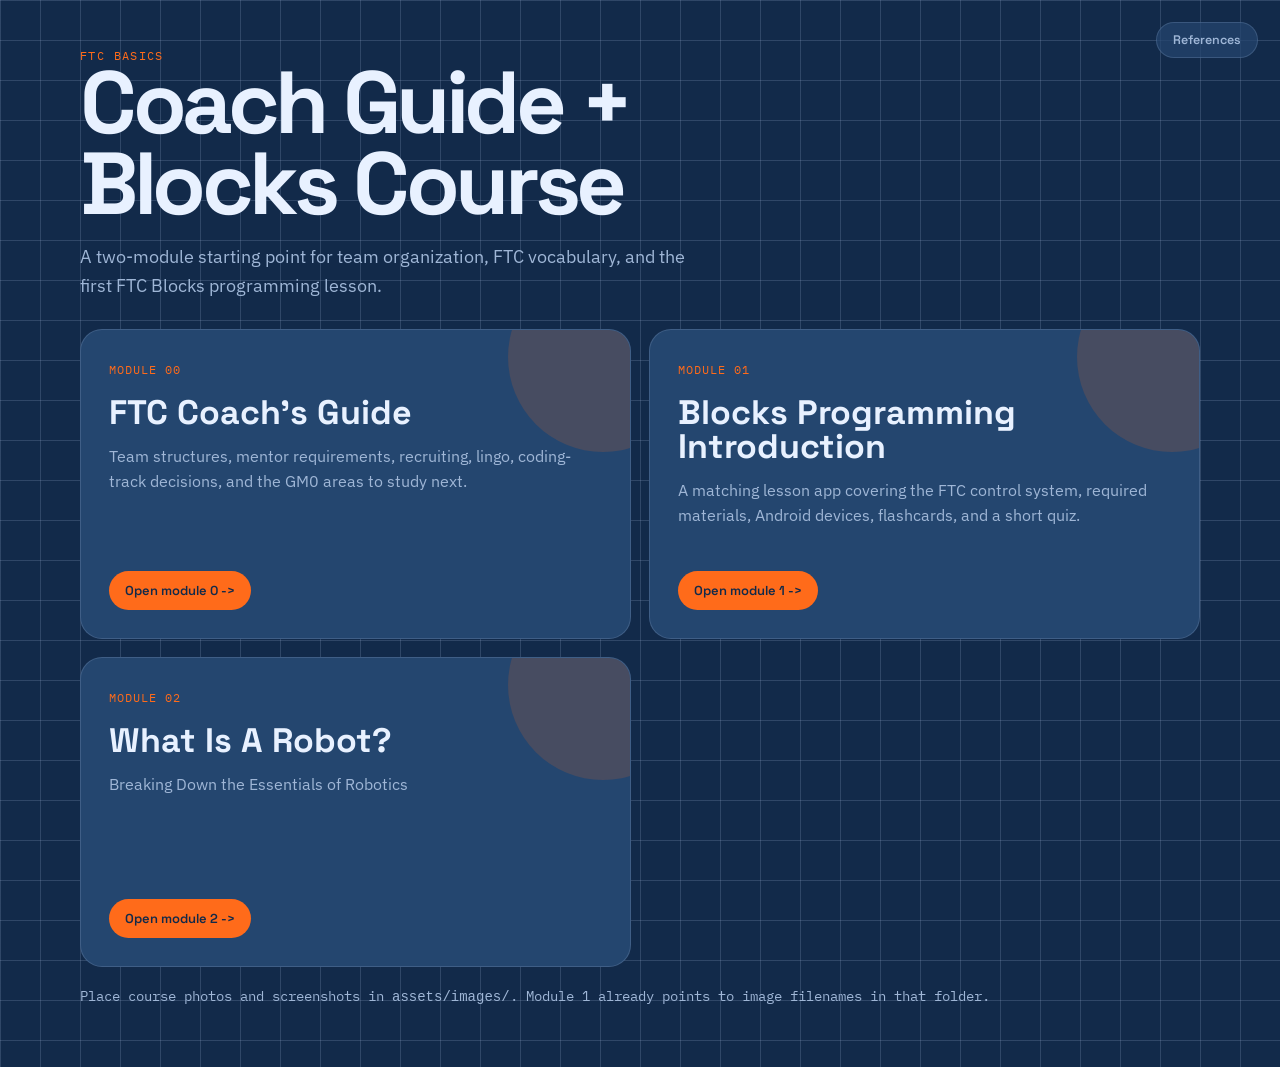
<file: index.html>
<!DOCTYPE html>
<html lang="en">
<head>
<meta charset="UTF-8">
<meta name="viewport" content="width=device-width, initial-scale=1.0">
<title>FTC Basics Course</title>
<link rel="stylesheet" href="assets/css/styles.css">
</head>
<body class="index-page">
<button class="refs-btn" id="refsBtn" aria-haspopup="dialog" aria-controls="refsOverlay">References</button>
<main>
  <section class="index-hero">
    <div>
      <div class="index-eyebrow">FTC Basics</div>
      <h1>Coach Guide + Blocks Course</h1>
      <p class="index-lead">A two-module starting point for team organization, FTC vocabulary, and the first FTC Blocks programming lesson.</p>
    </div>
    
  </section>
  <section class="index-grid" aria-label="Modules">
    <a class="index-card" href="module-0.html">
      <div>
        <span class="index-kicker">Module 00</span>
        <h2>FTC Coach's Guide</h2>
        <p>Team structures, mentor requirements, recruiting, lingo, coding-track decisions, and the GM0 areas to study next.</p>
      </div>
      <span class="index-cta">Open module 0 -&gt;</span>
    </a>
    <a class="index-card" href="module-1.html">
      <div>
        <span class="index-kicker">Module 01</span>
        <h2>Blocks Programming Introduction</h2>
        <p>A matching lesson app covering the FTC control system, required materials, Android devices, flashcards, and a short quiz.</p>
      </div>
      <span class="index-cta">Open module 1 -&gt;</span>
    </a>
    <a class="index-card" href="module-2.html">
  <div>
    <span class="index-kicker">Module 02</span>
    <h2>What Is A Robot?</h2>
    <p>Breaking Down the Essentials of Robotics</p>
  </div>
  <span class="index-cta">Open module 2 -&gt;</span>
</a>
  </section>
  
  <p class="index-note">Place course photos and screenshots in <code>assets/images/</code>. Module 1 already points to image filenames in that folder.</p>
</main>

<div class="refs-overlay" id="refsOverlay" role="dialog" aria-modal="true" aria-labelledby="refsTitle">
  <div class="refs-modal">
    <div class="refs-modal-head">
      <h3 id="refsTitle">References</h3>
      <button class="refs-close" id="refsClose" aria-label="Close">&times;</button>
    </div>
    <div class="refs-table-wrap">
      <table class="refs-table">
        <thead>
          <tr><th>Category</th><th>Link</th></tr>
        </thead>
        <tbody>
          <tr><td>Official FTC India</td><td><a href="https://www.firstrobotics.co.in/first-tech-challenge/" target="_blank" rel="noopener">firstrobotics.co.in</a></td></tr>
          <tr><td>Blocks Programming</td><td><a href="https://www.youtube.com/playlist?list=PLEuGrYl8iBm4A4yrRcatGcK7q0od0LYov" target="_blank" rel="noopener">Blocks Tutorials playlist</a></td></tr>
          <tr><td>Blocks Programming</td><td><a href="https://ftc-docs.firstinspires.org/en/latest/programming_resources/blocks/Blocks-Tutorial.html" target="_blank" rel="noopener">Blocks Tutorial docs</a></td></tr>
          <tr><td>Simulation</td><td><a href="https://ftcsim.org/" target="_blank" rel="noopener">ftcsim.org</a></td></tr>
          <tr><td>Hardware &ndash; Starter Kit</td><td><a href="http://gobilda.com/ftc-starter-kit-2026-2027-season/" target="_blank" rel="noopener">goBILDA Starter Kit</a></td></tr>
          <tr><td>Hardware &ndash; Control Hub</td><td><a href="https://www.revrobotics.com/rev-35-1906/" target="_blank" rel="noopener">REV Control Hub</a></td></tr>
          <tr><td>Skill Builders</td><td><a href="https://training.firstinspires.org/learn/course/ftc-skill-builders-26-27/welcome/introduction" target="_blank" rel="noopener">FTC Skill Builders</a></td></tr>
          <tr><td>Rules</td><td><a href="https://ftc-resources.firstinspires.org/ftc/game/manual" target="_blank" rel="noopener">Game Manual</a></td></tr>
          <tr><td>Guide, Lingo</td><td><a href="https://gm0.org/en/latest/docs/start-here.html" target="_blank" rel="noopener">Start Here &ndash; Game Manual 0</a></td></tr>
          <tr><td>Team Building</td><td><a href="#" target="_blank" rel="noopener">Running a FIRST Team.pdf (add your Drive link)</a></td></tr>
          <tr><td>Starter Bot Build</td><td><a href="https://www.gobilda.com/content/user_manuals/2026-2027_preseason_ftc_starterbot_assembly_instructions.min.pdf" target="_blank" rel="noopener">goBILDA Assembly Instructions</a></td></tr>
          <tr><td>Starter Bot Build</td><td><a href="https://www.gobilda.com/ftc-starter-bot-resource-guide-2026-2027-season/" target="_blank" rel="noopener">goBILDA Starter Bot Resource Guide</a></td></tr>
        </tbody>
      </table>
    </div>
  </div>
</div>

<script>
  (function(){
    var btn = document.getElementById('refsBtn');
    var overlay = document.getElementById('refsOverlay');
    var closeBtn = document.getElementById('refsClose');
    function open(){ overlay.classList.add('open'); }
    function close(){ overlay.classList.remove('open'); }
    btn.addEventListener('click', open);
    closeBtn.addEventListener('click', close);
    overlay.addEventListener('click', function(e){ if(e.target === overlay) close(); });
    document.addEventListener('keydown', function(e){ if(e.key === 'Escape') close(); });
  })();
</script>
</body>
</html>
</file>
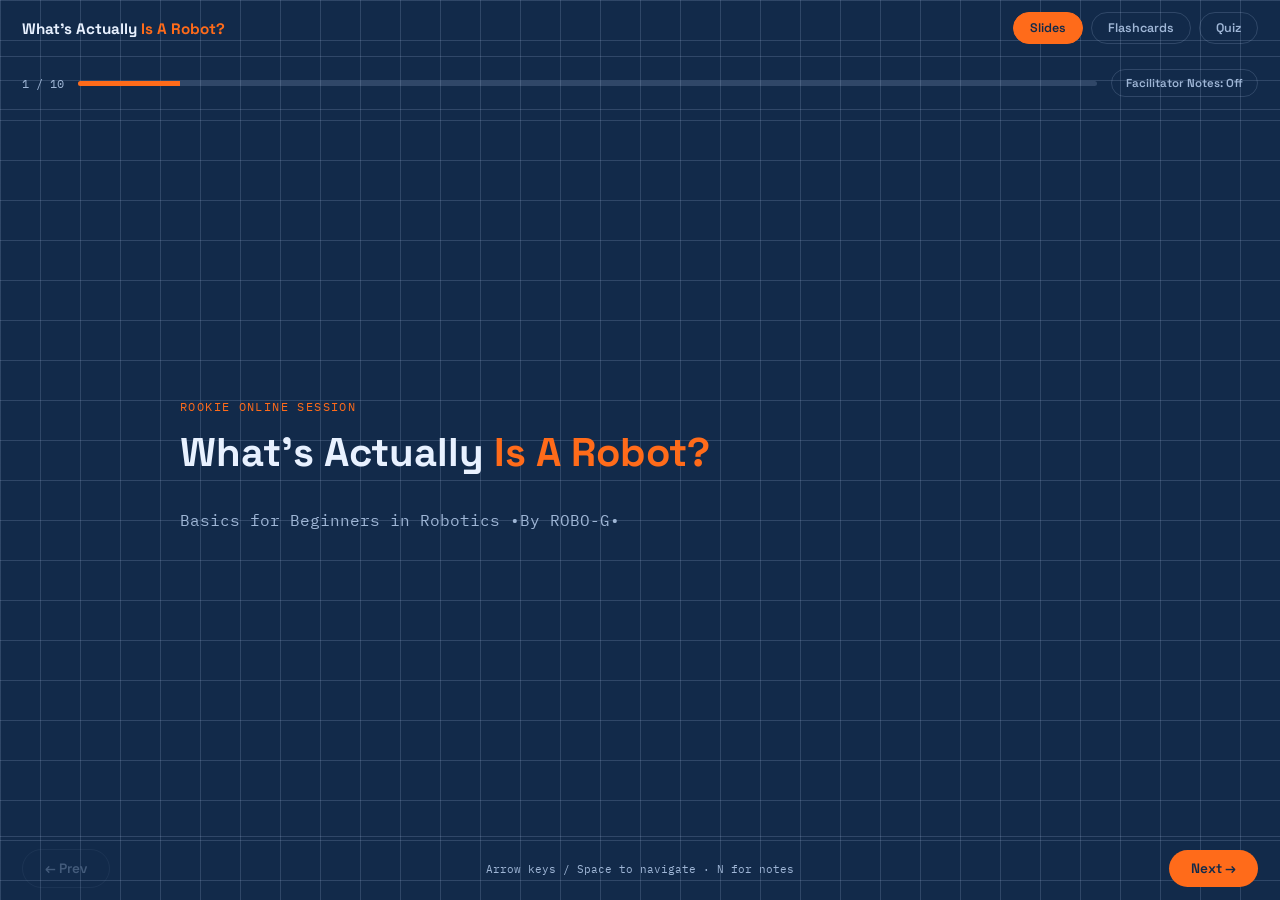
<file: ftc_rookie_session_combined.html>
<!DOCTYPE html>
<html lang="en">
<head>
<meta charset="UTF-8">
<meta name="viewport" content="width=device-width, initial-scale=1.0">
<title>What's Actually Is A Robot?</title>
<style>
  @import url('https://fonts.googleapis.com/css2?family=Space+Grotesk:wght@400;500;600;700&family=IBM+Plex+Mono:wght@400;500;600&display=swap');

  :root{
    --blue-deep:#122A4A;
    --blue-mid:#1D3F6B;
    --blue-card:#24466F;
    --blue-line: rgba(180,205,235,0.18);
    --ink:#E8F1FF;
    --ink-dim:#9FB6D6;
    --orange:#FF6B1A;
    --orange-dim:#C4531A;
    --green:#4CAF7D;
    --red:#E2564F;
    --radius:12px;
  }
  *{box-sizing:border-box;}
  html,body{margin:0;padding:0;height:100%;}
  body{
    background:
      linear-gradient(var(--blue-line) 1px, transparent 1px) 0 0/40px 40px,
      linear-gradient(90deg, var(--blue-line) 1px, transparent 1px) 0 0/40px 40px,
      var(--blue-deep);
    color:var(--ink);
    font-family:'IBM Plex Mono', monospace;
    height:100vh;
    display:flex;
    flex-direction:column;
    overflow:hidden;
  }

  /* ---- App top bar (mode switch) ---- */
  .appbar{
    display:flex; align-items:center; justify-content:space-between;
    padding:12px 22px;
    border-bottom:1.5px solid var(--blue-line);
    flex-shrink:0;
    gap:14px;
    flex-wrap:wrap;
  }
  .appbar h2{
    font-family:'Space Grotesk', sans-serif;
    font-weight:700;
    font-size:0.95rem;
    margin:0;
    color:var(--ink);
    white-space:nowrap;
  }
  .appbar h2 span{ color:var(--orange); }
  .app-modes{ display:flex; gap:8px; }
  .app-mode-btn{
    font-family:'Space Grotesk', sans-serif; font-weight:600; font-size:0.78rem;
    color:var(--ink-dim); background:transparent; border:1.5px solid var(--blue-line);
    border-radius:999px; padding:7px 16px; cursor:pointer; transition:all .15s ease;
  }
  .app-mode-btn:hover{ border-color:var(--orange-dim); color:var(--ink); }
  .app-mode-btn.active{ background:var(--orange); border-color:var(--orange); color:var(--blue-deep); }
  .app-mode-btn:focus-visible{ outline:2px solid var(--orange); outline-offset:2px; }

  .view{ flex:1; min-height:0; display:none; flex-direction:column; }
  .view.active{ display:flex; }

  /* =======================================================
     SLIDES VIEW
  ======================================================= */
  .topbar{
    display:flex; align-items:center; gap:14px;
    padding:12px 22px;
    border-bottom:1.5px solid var(--blue-line);
    flex-shrink:0;
  }
  .topbar .count{ font-size:0.72rem; color:var(--ink-dim); white-space:nowrap; }
  .progress-bar{ flex:1; height:5px; border-radius:999px; background:var(--blue-line); overflow:hidden; }
  .progress-fill{ height:100%; background:var(--orange); transition:width .3s ease; }
  .notes-toggle{
    font-family:'Space Grotesk', sans-serif; font-weight:600; font-size:0.72rem;
    color:var(--ink-dim); background:transparent; border:1.5px solid var(--blue-line);
    border-radius:999px; padding:6px 14px; cursor:pointer; white-space:nowrap;
  }
  .notes-toggle.active{ background:var(--orange); border-color:var(--orange); color:var(--blue-deep); }
  .notes-toggle:focus-visible{ outline:2px solid var(--orange); outline-offset:2px; }

  .stage{
    flex:1;
    display:flex; align-items:center; justify-content:center;
    padding:20px 40px;
    min-height:0;
  }
  .slide{
    width:100%; max-width:920px;
    display:none;
    flex-direction:column;
    gap:16px;
  }
  .slide.active{ display:flex; }

  .eyebrow{ font-size:0.72rem; letter-spacing:0.12em; color:var(--orange); text-transform:uppercase; }
  .headline{
    font-family:'Space Grotesk', sans-serif; font-weight:700;
    font-size:clamp(1.6rem, 3.6vw, 2.5rem);
    line-height:1.15; margin:0; color:var(--ink);
  }
  .headline span{ color:var(--orange); }
  .sub{ font-size:1rem; color:var(--ink-dim); line-height:1.5; max-width:65ch; }

  .bullets{ list-style:none; margin:0; padding:0; display:flex; flex-direction:column; gap:10px; }
  .bullets li{ display:flex; gap:12px; align-items:flex-start; font-size:1.02rem; line-height:1.5; color:var(--ink); }
  .bullets li::before{ content:"—"; color:var(--orange); flex-shrink:0; }

  .quote{
    border-left:3px solid var(--orange);
    padding:6px 0 6px 20px;
    font-family:'Space Grotesk', sans-serif;
    font-size:clamp(1.1rem, 2.4vw, 1.6rem);
    font-weight:500; line-height:1.4; color:var(--ink);
  }

  table.dtable{ border-collapse:collapse; width:100%; }
  table.dtable th, table.dtable td{ text-align:left; padding:10px 14px; border-bottom:1px solid var(--blue-line); font-size:0.88rem; line-height:1.4; }
  table.dtable th{ color:var(--orange); font-family:'Space Grotesk', sans-serif; font-size:0.72rem; letter-spacing:0.06em; text-transform:uppercase; }
  table.dtable td{ color:var(--ink); }
  table.dtable td.dim{ color:var(--ink-dim); }

  .loop{ display:flex; align-items:center; justify-content:center; gap:12px; flex-wrap:wrap; }
  .loop-box{ border:1.5px dashed var(--blue-line); background:var(--blue-card); border-radius:var(--radius); padding:18px 20px; text-align:center; min-width:140px; }
  .loop-box .k{ font-family:'Space Grotesk', sans-serif; font-weight:700; font-size:1.05rem; color:var(--orange); }
  .loop-box .v{ font-size:0.78rem; color:var(--ink-dim); margin-top:6px; }
  .loop-arrow{ font-size:1.5rem; color:var(--ink-dim); }

  .sys-grid{ display:grid; grid-template-columns:repeat(auto-fit, minmax(190px,1fr)); gap:14px; }
  .sys-card{ border:1.5px solid var(--blue-line); background:var(--blue-card); border-radius:var(--radius); padding:16px 18px; }
  .sys-card.accent{ border-color:var(--orange-dim); }
  .sys-card .k{ font-family:'Space Grotesk', sans-serif; font-weight:700; font-size:1.0rem; margin-bottom:6px; }
  .sys-card .v{ font-size:0.8rem; color:var(--ink-dim); line-height:1.45; }

  .compare{ display:flex; gap:16px; flex-wrap:wrap; }
  .compare-box{ flex:1; min-width:260px; border-radius:var(--radius); padding:20px; }
  .compare-box.a{ background:var(--blue-mid); border:1.5px solid var(--blue-line); }
  .compare-box.b{ background:var(--orange); }
  .compare-box .k{ font-family:'Space Grotesk', sans-serif; font-weight:700; font-size:1.15rem; margin-bottom:8px; }
  .compare-box.a .k{ color:var(--orange); }
  .compare-box.b .k{ color:var(--blue-deep); }
  .compare-box .v{ font-size:0.88rem; line-height:1.5; }
  .compare-box.a .v{ color:var(--ink-dim); }
  .compare-box.b .v{ color:var(--blue-deep); }
  .compare-sub-label{ font-size:0.68rem; letter-spacing:0.08em; color:var(--orange-dim); text-transform:uppercase; margin-top:4px; }
  .compare-mini-grid{ display:grid; grid-template-columns:repeat(auto-fit, minmax(150px,1fr)); gap:10px; margin-top:6px; }
  .compare-mini{ border:1px solid var(--blue-line); border-radius:8px; padding:10px 12px; background:rgba(36,70,111,0.4); }
  .compare-mini .k{ font-family:'Space Grotesk', sans-serif; font-weight:600; font-size:0.82rem; color:var(--ink); }
  .compare-mini .v{ font-size:0.72rem; color:var(--ink-dim); margin-top:3px; line-height:1.35; }

  .navbar{
    display:flex; align-items:center; justify-content:space-between;
    padding:12px 22px;
    border-top:1.5px solid var(--blue-line);
    flex-shrink:0;
  }
  .nav-btn{
    font-family:'Space Grotesk', sans-serif; font-weight:600; font-size:0.85rem;
    color:var(--blue-deep); background:var(--orange); border:none;
    border-radius:999px; padding:10px 22px; cursor:pointer;
  }
  .nav-btn:disabled{ opacity:0.35; cursor:default; }
  .nav-btn.ghost{ background:transparent; color:var(--ink-dim); border:1.5px solid var(--blue-line); }
  .nav-btn:focus-visible{ outline:2px solid var(--ink); outline-offset:2px; }
  .hint{ font-size:0.66rem; color:var(--ink-dim); }

  .notes-drawer{
    display:none; border-top:1.5px solid var(--orange-dim); background:rgba(196,83,26,0.08);
    padding:12px 22px; font-size:0.8rem; color:var(--ink); line-height:1.5;
    max-height:20vh; overflow-y:auto; flex-shrink:0;
  }
  .notes-drawer.show{ display:block; }
  .notes-drawer .lbl{ color:var(--orange); font-weight:600; font-size:0.66rem; letter-spacing:0.08em; margin-bottom:4px; display:block; }

  /* =======================================================
     FLASHCARDS VIEW
  ======================================================= */
  .flash-wrap{ flex:1; overflow-y:auto; padding:22px 26px 30px; }
  .fc-progress{ display:flex; align-items:center; gap:12px; font-size:0.75rem; color:var(--ink-dim); margin-bottom:18px; max-width:1100px; margin-left:auto; margin-right:auto; }
  .fc-progress-bar{ flex:1; height:6px; border-radius:999px; background:var(--blue-line); overflow:hidden; }
  .fc-progress-fill{ height:100%; width:0%; background:var(--orange); transition:width .25s ease; }
  .card-grid{ display:grid; grid-template-columns:repeat(auto-fill, minmax(210px, 1fr)); gap:16px; max-width:1100px; margin:0 auto; }
  .card{ perspective:1000px; height:170px; }
  .card-inner{ position:relative; width:100%; height:100%; transform-style:preserve-3d; transition:transform .5s cubic-bezier(.2,.8,.2,1); }
  .card.flipped .card-inner{ transform:rotateY(180deg); }
  .card-face{ position:absolute; inset:0; -webkit-backface-visibility:hidden; backface-visibility:hidden; border-radius:10px; border:1.5px dashed var(--blue-line); background:var(--blue-card); padding:16px; display:flex; flex-direction:column; cursor:pointer; }
  .card-face:focus-visible{ outline:2px solid var(--orange); outline-offset:2px; }
  .card-front{ justify-content:space-between; }
  .card-front .no{ font-size:0.66rem; color:var(--ink-dim); letter-spacing:0.08em; }
  .card-front .term{ font-family:'Space Grotesk', sans-serif; font-weight:700; font-size:1.1rem; color:var(--ink); line-height:1.25; }
  .card-front .hint2{ font-size:0.66rem; color:var(--orange-dim); letter-spacing:0.03em; }
  .card-back{ transform:rotateY(180deg); background:var(--blue-mid); border-color:var(--orange-dim); justify-content:space-between; gap:8px; }
  .card-back .def{ font-size:0.76rem; line-height:1.4; color:var(--ink); }
  .card-back .note{ font-size:0.66rem; line-height:1.4; color:var(--ink-dim); border-top:1px dashed var(--blue-line); padding-top:8px; }
  @media (prefers-reduced-motion: reduce){ .card-inner{ transition:none; } }

  /* =======================================================
     QUIZ VIEW
  ======================================================= */
  .quiz-outer{ flex:1; overflow-y:auto; padding:26px 26px 30px; }
  .quiz-wrap{ max-width:600px; margin:0 auto; }
  .quiz-q{ border:1.5px solid var(--blue-line); border-radius:var(--radius); background:var(--blue-card); padding:22px 20px; margin-bottom:18px; }
  .quiz-q .label{ font-size:0.66rem; color:var(--orange); letter-spacing:0.08em; margin-bottom:10px; }
  .quiz-q .def{ font-size:0.95rem; line-height:1.5; color:var(--ink); }
  .quiz-options{ display:grid; gap:10px; }
  .quiz-option{ font-family:'IBM Plex Mono', monospace; font-size:0.85rem; text-align:left; color:var(--ink); background:var(--blue-mid); border:1.5px solid var(--blue-line); border-radius:8px; padding:12px 14px; cursor:pointer; transition:border-color .15s ease, background .15s ease; }
  .quiz-option:hover{ border-color:var(--orange-dim); }
  .quiz-option:focus-visible{ outline:2px solid var(--orange); outline-offset:2px; }
  .quiz-option.correct{ border-color:var(--green); background:rgba(76,175,125,0.18); }
  .quiz-option.wrong{ border-color:var(--red); background:rgba(226,86,79,0.18); }
  .quiz-option:disabled{ cursor:default; }
  .quiz-footer{ display:flex; justify-content:space-between; align-items:center; }
  .quiz-score{ font-size:0.8rem; color:var(--ink-dim); }
  .btn{ font-family:'Space Grotesk', sans-serif; font-weight:600; font-size:0.85rem; color:var(--blue-deep); background:var(--orange); border:none; border-radius:999px; padding:10px 20px; cursor:pointer; }
  .btn:disabled{ opacity:0.4; cursor:default; }
  .btn:focus-visible{ outline:2px solid var(--ink); outline-offset:2px; }
  .quiz-result{ text-align:center; padding:30px 20px; }
  .quiz-result .big{ font-family:'Space Grotesk', sans-serif; font-weight:700; font-size:2.2rem; color:var(--orange); }
  .quiz-result p{ color:var(--ink-dim); font-size:0.85rem; }

  @media (max-width:640px){
    .stage{ padding:16px 20px; }
    .headline{ font-size:1.4rem; }
    .appbar{ padding:10px 14px; }
  }
</style>
</head>
<body>

<div class="appbar">
  <h2>What's Actually <span>Is A Robot?</span></h2>
  <div class="app-modes">
    <button class="app-mode-btn active" data-view="slidesView">Slides</button>
    <button class="app-mode-btn" data-view="flashView">Flashcards</button>
    <button class="app-mode-btn" data-view="quizAppView">Quiz</button>
  </div>
</div>

<!-- ============ SLIDES VIEW ============ -->
<div class="view active" id="slidesView">
  <div class="topbar">
    <span class="count" id="count">1 / 10</span>
    <div class="progress-bar"><div class="progress-fill" id="progressFill"></div></div>
    <button class="notes-toggle" id="notesToggle">Facilitator Notes: Off</button>
  </div>
  <div class="stage" id="stage"></div>
  <div class="notes-drawer" id="notesDrawer">
    <span class="lbl">FACILITATOR NOTE</span>
    <span id="notesText"></span>
  </div>
  <div class="navbar">
    <button class="nav-btn ghost" id="prevBtn">← Prev</button>
    <span class="hint">Arrow keys / Space to navigate · N for notes</span>
    <button class="nav-btn" id="nextBtn">Next →</button>
  </div>
</div>

<!-- ============ FLASHCARDS VIEW ============ -->
<div class="view" id="flashView">
  <div class="flash-wrap">
    <div class="fc-progress">
      <span id="fcProgressLabel">0 / 18 reviewed</span>
      <div class="fc-progress-bar"><div class="fc-progress-fill" id="fcProgressFill"></div></div>
    </div>
    <div class="card-grid" id="cardGrid"></div>
  </div>
</div>

<!-- ============ QUIZ VIEW ============ -->
<div class="view" id="quizAppView">
  <div class="quiz-outer">
    <div class="quiz-wrap" id="quizWrap"></div>
  </div>
</div>

<script>
/* =========================================================
   SHARED DATA
========================================================= */
const TERMS = [
  {term:"Chassis", def:"The structural frame that everything else attaches to — think of it as the robot's skeleton.", note:"Built from U-channel, plates, and standoffs in your kit."},
  {term:"U-Channel", def:"A drilled metal beam used to build the robot's frame. Comes in different lengths with holes for mounting things.", note:"The most common structural part in a goBILDA kit — you'll use dozens of them."},
  {term:"DC Motor", def:"Spins continuously in one direction until you tell it to stop. Powers wheels and spinning mechanisms.", note:"Your kit's   motors are DC motors with a built-in gearbox."},
  {term:"Servo", def:"Moves to an exact position and holds it — it doesn't spin forever like a DC motor.", note:"Great for claws or anything that needs to 'aim' and hold still."},
  {term:"Gear", def:"A toothed wheel that transfers spinning motion — pairing different sizes changes speed or power.", note:"Small gear driving a big gear = more power, less speed."},
  {term:"Sprocket & Chain", def:"Like a bicycle chain — moves spinning power between two points that are far apart.", note:"Common in linear slides and turret mechanisms."},
  {term:"Bearing", def:"A smooth ring that lets a spinning shaft rotate with almost no friction.", note:"Without bearings, shafts grind against their mount and wear out fast."},
  {term:"Shaft", def:"A rod that spins — wheels, gears, and sprockets all mount onto it.", note:"goBILDA shafts use a hex-shaped 'REX' profile so parts don't slip."},
  {term:"Drivetrain", def:"The wheels and motors that make the whole robot move around the field.", note:"Usually the very first thing a new team builds."},
  {term:"Intake", def:"A spinning mechanism that pulls game pieces into the robot.", note:"Usually rollers or wheels spun by a DC motor."},
  {term:"Claw", def:"A gripping mechanism that opens and closes to grab game pieces.", note:"Usually driven by one or two servos."},
  {term:"Linear Slide", def:"Extends part of the robot outward in a straight line, like a drawer sliding open.", note:"Used to reach up high or extend out to score."},
  {term:"Arm", def:"Extends the robot's reach by rotating around a pivot point, like an elbow.", note:"Often has a claw or intake mounted at the end."},
  {term:"Control Hub", def:"The robot's brain — runs your code and controls every motor and servo on board.", note:"An Android device built into a rugged case, mounted on the robot."},
  {term:"Driver Hub", def:"The tablet the drive team holds to control the robot during a match.", note:"Talks to the Control Hub wirelessly."},
  {term:"Expansion Hub", def:"An extra 'brain' you add when you need more motor, servo, or sensor connections than one hub allows.", note:"Wired to the Control Hub — think plug-in extension, not a second brain."},
  {term:"Battery", def:"The robot's power source — a 12-volt battery that powers every motor, servo, and hub.", note:"Always bring a charged spare to build sessions and competitions."},
  {term:"Gamepad", def:"The controller a driver holds — same idea as a video game controller.", note:"Plugs into the Driver Hub."},
];

const SLIDES = [
  {
    type:'title',
    eyebrow:'Rookie Online Session',
    headline:'What\'s Actually <span>Is A Robot?</span>',
    sub:'Basics for Beginners in Robotics    •By ROBO-G•',
    note:'Welcome everyone, quick vibe check that screens/audio are working, then dive in.'
  },
  {
    type:'bullets',
    eyebrow:'Part 1 · Define',
    headline:'What Is Robotics?',
    bullets:[
      'Robotics is a combination of designing, building, and programming machines that sense, think, and act in the physical world',
      'Mechanical engineering — the body',
      'Electronics — the nerves',
      'Programming — the mind'
    ],
    note:'Ask the group to first name a few robots (Roomba, self-driving car, Mars rover, factory arm) before giving the formal definition. Point out FTC is literally all three of these combined.'
  },
  {
    type:'loop',
    eyebrow:'Part 1 · The Pattern',
    headline:'Sense → Think → Act',
    quote:'Worked example — a Roomba: senses walls & drop-offs → thinks turn, keep going, or dock to recharge? → acts by driving its wheels.',
    note:'Every robot runs this loop on repeat. This is the one "theory" diagram of the whole session — keep it short. Let the group guess the Roomba example before revealing.'
  },
  {
    type:'sysgrid',
    eyebrow:'Part 2 · From Robots To Our Robot',
    headline:'Four Systems, Same Idea',
    quote:'Every robot — a simple toy or the robots in Chandrayaan III — runs on some version of Sense, Think, Act, plus something to hold it together and power it. ',
    cards:[
      {k:'Structure — the skeleton', v:'Holds everything together.'},
      {k:'Motion — the muscles', v:'Makes things move. (= Act)'},
      {k:'Brain — the nervous system', v:'Runs the code, decides. (= Sense + Think)'},
      {k:'Power', v:'Fuels all three systems.'}
    ],
    note:'Once they can name these four, they can look at ANY FTC robot and understand what they\'re looking at. Quick check: "if a robot\'s arm is broken, which system do you check first?"'
  },
  {
    type:'sysgrid',
    eyebrow:'Part 3 · Real Parts Tour',
    headline:'Structure — Robot Lego, But Metal',
    cards:[
      {k:'U-Channel', v:'Drilled metal beams — the main building block.'},
      {k:'Brackets', v:'Connect channel pieces at angles.'},
      {k:'Standoffs', v:'Spacers that hold layers apart.'},
      {k:'Grid Plates', v:'Flat panels with a full hole pattern.'}
    ],
    note:'Everything lines up on a hole pattern — that\'s the goBILDA system. Show real photos if you have the product page open.'
  },
  {
    type:'compare',
    eyebrow:'Part 3 · Real Parts Tour',
    headline:'Motion — Motors Spin. Servos Hold.',
    boxA:{k:'DC Motor', v:'Spins continuously in one direction until told to stop. Powers wheels and spinning mechanisms are key.'},
    boxB:{k:'Servo', v:'Moves to one exact position and holds it — doesn\'t spin forever. Great for claws or anything that needs to "aim" and hold still.'},
    minis:[
      {k:'Gear', v:'Pairing sizes changes speed or power.'},
      {k:'Sprocket & Chain', v:'Moves power between far-apart points.'},
      {k:'Shaft', v:'The rod that spins; parts mount onto it.'},
      {k:'Bearing', v:'Lets a shaft spin with near-zero friction.'}
    ],
    note:'Live moment: hold up (or show) the motor vs. the dual-mode servo and let them guess before revealing which is which.'
  },
  {
    type:'sysgrid',
    eyebrow:'Part 3 · Real Parts Tour',
    headline:'Brains & Power',
    cards:[
      {k:'Control Hub', v:'The actual brain — runs your code, controls motors & servos.'},
      {k:'Expansion Hub', v:'Extra hub for more connections — wired in, not standalone.'},
      {k:'Driver Hub', v:'Tablet the drive team holds during a match.'},
      {k:'Gamepad', v:'Plugs into the Driver Hub — like a game controller.'},
      {k:'Battery', v:'12V power source for the whole robot.'}
    ],
    note:'Keep this conversational, narrate like a photo tour rather than a lecture. Pause for questions. Remind them to always bring a charged spare battery.'
  },
  {
    type:'bullets',
    eyebrow:'Part 4 · Make It Stick',
    headline:'Flashcards + Quiz Time',
    bullets:[
      'Switch to the Flashcards tab above — flip through all 18 build terms together as a group',
      'Switch to the Quiz tab — call out answers before the click, or take turns; track score for fun',
      'By the end, students see every term twice — once tied to a real part, once as a standalone definition'
    ],
    note:'Switch tabs live during the session. Come back to the Slides tab for the wrap-up afterward.'
  },
  {
    type:'table',
    eyebrow:'Part 5 · Bonus',
    headline:'A Few Words You\'ll Hear Immediately',
    cols:['Term','Meaning'],
    rows:[
      ['Match','One round of gameplay, two alliances competing'],
      ['Alliance','Your team + 1 partner team, working together'],
      ['Pit','Team\'s home base at an event'],
      ['Driver Station / Driver Hub','What the driver controls the robot from'],
      ['Inspection','The safety/rules check every robot passes before competing']
    ],
    note:'Keep this light — a "you\'ll hear these a lot" moment, not a second quiz.'
  },
  {
    type:'quote',
    eyebrow:'Wrap-Up',
    headline:'One Last Question',
    quote:'Which of the four systems — Structure, Motion, Brains, Power — are you most curious to actually build?',
    note:'Good temperature check for who to pair up with which sub-team later. Remind them the Flashcards + Quiz tabs are theirs to revisit, and preview the offline StarterBot build day next.'
  }
];

/* =========================================================
   APP MODE SWITCHING
========================================================= */
const modeBtns = document.querySelectorAll('.app-mode-btn');
const views = document.querySelectorAll('.view');
modeBtns.forEach(btn => btn.addEventListener('click', () => {
  modeBtns.forEach(b => b.classList.remove('active'));
  btn.classList.add('active');
  views.forEach(v => v.classList.remove('active'));
  document.getElementById(btn.dataset.view).classList.add('active');
  if(btn.dataset.view === 'quizAppView' && !quizStarted){ startQuiz(); }
}));

/* =========================================================
   SLIDES ENGINE
========================================================= */
let idx = 0;
const stage = document.getElementById('stage');

function renderSlide(s){
  const wrap = document.createElement('div');
  wrap.className = 'slide active';
  let inner = `<div class="eyebrow">${s.eyebrow}</div><h1 class="headline">${s.headline}</h1>`;

  if(s.type === 'title'){
    inner += `<p class="sub">${s.sub}</p>`;
  }
  else if(s.type === 'bullets'){
    inner += `<ul class="bullets">${s.bullets.map(b=>`<li>${b}</li>`).join('')}</ul>`;
  }
  else if(s.type === 'quote'){
    inner += `<div class="quote">${s.quote}</div>`;
  }
  else if(s.type === 'loop'){
    inner += `<div class="loop">
      <div class="loop-box"><div class="k">SENSE</div><div class="v">gather info about the world</div></div>
      <div class="loop-arrow">→</div>
      <div class="loop-box"><div class="k">THINK</div><div class="v">decide what to do</div></div>
      <div class="loop-arrow">→</div>
      <div class="loop-box"><div class="k">ACT</div><div class="v">do something physical</div></div>
    </div>`;
    if(s.quote){ inner += `<div class="quote" style="font-size:0.95rem;">${s.quote}</div>`; }
  }
  else if(s.type === 'table'){
    inner += `<table class="dtable"><thead><tr>${s.cols.map(c=>`<th>${c}</th>`).join('')}</tr></thead>
      <tbody>${s.rows.map(r=>`<tr><td>${r[0]}</td><td class="dim">${r[1]}</td></tr>`).join('')}</tbody></table>`;
  }
  else if(s.type === 'sysgrid'){
    if(s.quote){ inner += `<div class="quote" style="font-size:0.95rem;">${s.quote}</div>`; }
    inner += `<div class="sys-grid">${s.cards.map(c=>`<div class="sys-card"><div class="k">${c.k}</div><div class="v">${c.v}</div></div>`).join('')}</div>`;
  }
  else if(s.type === 'compare'){
    inner += `<div class="compare">
      <div class="compare-box a"><div class="k">${s.boxA.k.toUpperCase()}</div><div class="v">${s.boxA.v}</div></div>
      <div class="compare-box b"><div class="k">${s.boxB.k.toUpperCase()}</div><div class="v">${s.boxB.v}</div></div>
    </div>
    <div class="compare-sub-label">Supporting Parts — How Power Moves</div>
    <div class="compare-mini-grid">${s.minis.map(m=>`<div class="compare-mini"><div class="k">${m.k}</div><div class="v">${m.v}</div></div>`).join('')}</div>`;
  }

  wrap.innerHTML = inner;
  return wrap;
}

function renderSlideView(){
  stage.innerHTML = '';
  stage.appendChild(renderSlide(SLIDES[idx]));
  document.getElementById('count').textContent = `${idx+1} / ${SLIDES.length}`;
  document.getElementById('progressFill').style.width = `${(idx+1)/SLIDES.length*100}%`;
  document.getElementById('notesText').textContent = SLIDES[idx].note || '';
  document.getElementById('prevBtn').disabled = idx === 0;
  document.getElementById('nextBtn').disabled = idx === SLIDES.length - 1;
}

document.getElementById('prevBtn').addEventListener('click', () => { if(idx>0){ idx--; renderSlideView(); } });
document.getElementById('nextBtn').addEventListener('click', () => { if(idx<SLIDES.length-1){ idx++; renderSlideView(); } });

const notesToggle = document.getElementById('notesToggle');
const notesDrawer = document.getElementById('notesDrawer');
let notesOn = false;
function toggleNotes(){
  notesOn = !notesOn;
  notesDrawer.classList.toggle('show', notesOn);
  notesToggle.classList.toggle('active', notesOn);
  notesToggle.textContent = `Facilitator Notes: ${notesOn ? 'On' : 'Off'}`;
}
notesToggle.addEventListener('click', toggleNotes);

document.addEventListener('keydown', (e) => {
  if(document.getElementById('slidesView').classList.contains('active')){
    if(e.key === 'ArrowRight' || e.key === ' '){ e.preventDefault(); if(idx<SLIDES.length-1){ idx++; renderSlideView(); } }
    else if(e.key === 'ArrowLeft'){ if(idx>0){ idx--; renderSlideView(); } }
    else if(e.key.toLowerCase() === 'n'){ toggleNotes(); }
  }
});

renderSlideView();

/* =========================================================
   FLASHCARDS ENGINE
========================================================= */
const grid = document.getElementById('cardGrid');
const flipped = new Set();

TERMS.forEach((item, i) => {
  const card = document.createElement('div');
  card.className = 'card';
  card.innerHTML = `
    <div class="card-inner">
      <button class="card-face card-front" aria-label="Reveal definition for ${item.term}">
        <span class="no">${String(i+1).padStart(2,'0')} / ${TERMS.length}</span>
        <span class="term">${item.term}</span>
        <span class="hint2">tap to reveal →</span>
      </button>
      <button class="card-face card-back" aria-label="Hide definition for ${item.term}">
        <span class="def">${item.def}</span>
        <span class="note">${item.note}</span>
      </button>
    </div>`;
  const btns = card.querySelectorAll('.card-face');
  btns.forEach(b => b.addEventListener('click', () => {
    card.classList.toggle('flipped');
    if(!flipped.has(i)){ flipped.add(i); updateFcProgress(); }
  }));
  grid.appendChild(card);
});

function updateFcProgress(){
  document.getElementById('fcProgressLabel').textContent = `${flipped.size} / ${TERMS.length} reviewed`;
  document.getElementById('fcProgressFill').style.width = (flipped.size/TERMS.length*100) + '%';
}

/* =========================================================
   QUIZ ENGINE
========================================================= */
const quizWrap = document.getElementById('quizWrap');
let quizOrder = [], qIndex = 0, score = 0, answered = false, quizStarted = false;

function shuffle(arr){
  const a = [...arr];
  for(let i=a.length-1;i>0;i--){
    const j = Math.floor(Math.random()*(i+1));
    [a[i],a[j]] = [a[j],a[i]];
  }
  return a;
}

function startQuiz(){
  quizStarted = true;
  quizOrder = shuffle(TERMS.map((_,i)=>i));
  qIndex = 0; score = 0; answered = false;
  renderQuestion();
}

function renderQuestion(){
  if(qIndex >= quizOrder.length){ renderResult(); return; }
  answered = false;
  const correctIdx = quizOrder[qIndex];
  const correctItem = TERMS[correctIdx];
  const wrongPool = TERMS.map((_,i)=>i).filter(i => i !== correctIdx);
  const wrongs = shuffle(wrongPool).slice(0,3);
  const options = shuffle([correctIdx, ...wrongs]);

  quizWrap.innerHTML = `
    <div class="quiz-q">
      <div class="label">QUESTION ${qIndex+1} OF ${quizOrder.length} — WHICH TERM MATCHES?</div>
      <div class="def">${correctItem.def}</div>
    </div>
    <div class="quiz-options" id="quizOptions">
      ${options.map(i => `<button class="quiz-option" data-idx="${i}">${TERMS[i].term}</button>`).join('')}
    </div>
    <div class="quiz-footer" style="margin-top:18px;">
      <span class="quiz-score">Score: ${score} / ${qIndex}</span>
      <button class="btn" id="nextBtn2" disabled>Next →</button>
    </div>`;

  document.querySelectorAll('.quiz-option').forEach(btn => {
    btn.addEventListener('click', () => {
      if(answered) return;
      answered = true;
      const optIdx = parseInt(btn.dataset.idx,10);
      if(optIdx === correctIdx){ score++; btn.classList.add('correct'); }
      else {
        btn.classList.add('wrong');
        document.querySelector(`.quiz-option[data-idx="${correctIdx}"]`).classList.add('correct');
      }
      document.querySelectorAll('.quiz-option').forEach(b => b.disabled = true);
      document.getElementById('nextBtn2').disabled = false;
    });
  });
  document.getElementById('nextBtn2').addEventListener('click', () => { qIndex++; renderQuestion(); });
}

function renderResult(){
  quizWrap.innerHTML = `
    <div class="quiz-result">
      <div class="big">${score} / ${quizOrder.length}</div>
      <p>terms matched correctly</p>
      <button class="btn" id="retryBtn">Try Again</button>
    </div>`;
  document.getElementById('retryBtn').addEventListener('click', startQuiz);
}
</script>

</body>
</html>
</file>
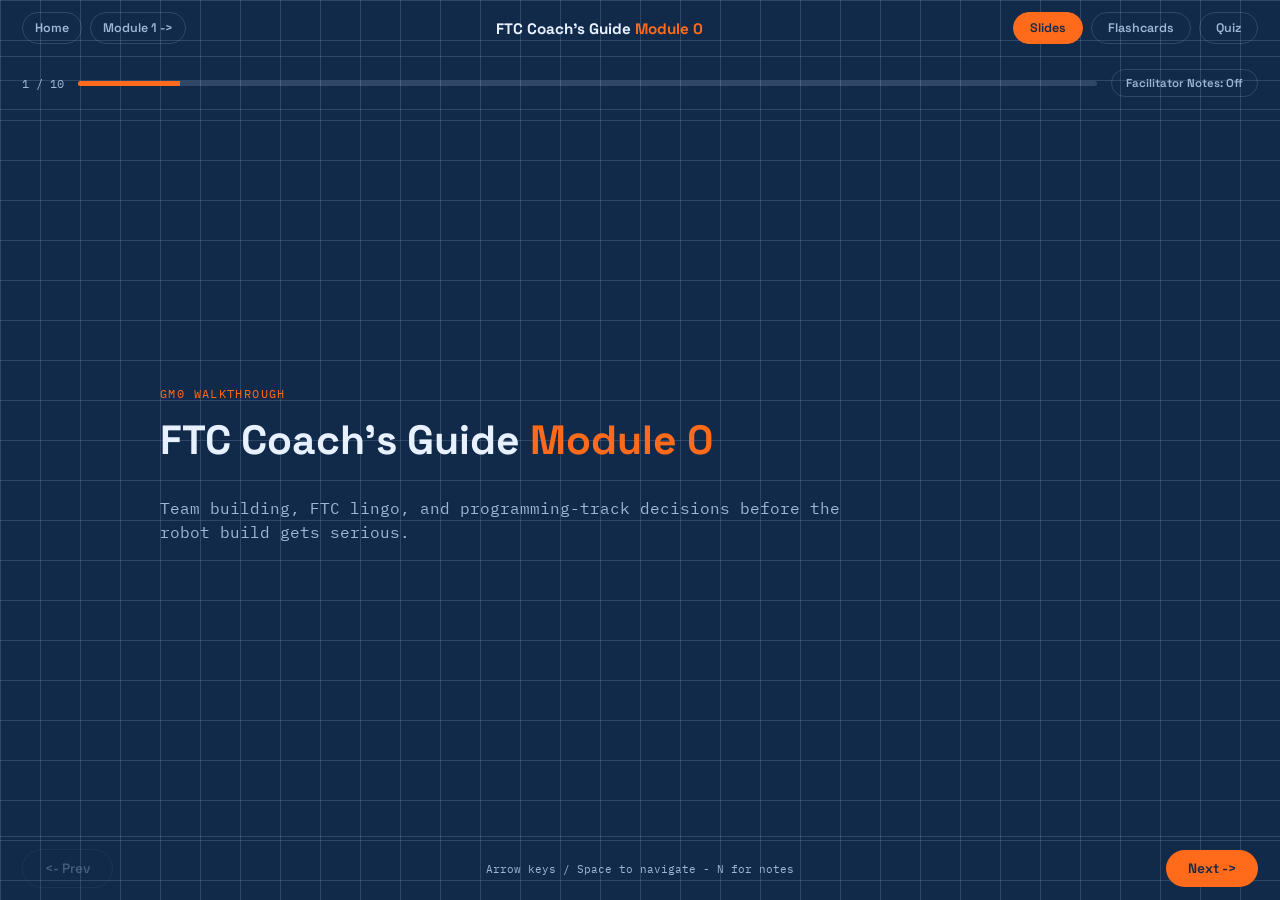
<file: module-0.html>
﻿<!DOCTYPE html>
<html lang="en">
<head>
<meta charset="UTF-8">
<meta name="viewport" content="width=device-width, initial-scale=1.0">
<title>FTC Coach's Guide - Module 0</title>
<link rel="stylesheet" href="assets/css/styles.css">
</head>
<body class="module0-page lesson-app">

<div class="appbar">
  <nav class="module-links" aria-label="Module navigation">
    <a class="module-link" href="index.html">Home</a>
    <a class="module-link" href="module-1.html">Module 1 -&gt;</a>
  </nav>
  <h2>FTC Coach's Guide <span>Module 0</span></h2>
  <div class="app-modes">
    <button class="app-mode-btn active" data-view="slidesView">Slides</button>
    <button class="app-mode-btn" data-view="flashView">Flashcards</button>
    <button class="app-mode-btn" data-view="quizAppView">Quiz</button>
  </div>
</div>

<div class="view active" id="slidesView">
  <div class="topbar">
    <span class="count" id="count">1 / 10</span>
    <div class="progress-bar"><div class="progress-fill" id="progressFill"></div></div>
    <button class="notes-toggle" id="notesToggle">Facilitator Notes: Off</button>
  </div>
  <div class="stage" id="stage"></div>
  <div class="notes-drawer" id="notesDrawer">
    <span class="lbl">FACILITATOR NOTE</span>
    <span id="notesText"></span>
  </div>
  <div class="navbar">
    <button class="nav-btn ghost" id="prevBtn">&lt;- Prev</button>
    <span class="hint">Arrow keys / Space to navigate - N for notes</span>
    <button class="nav-btn" id="nextBtn">Next -&gt;</button>
  </div>
</div>

<div class="view" id="flashView">
  <div class="flash-wrap">
    <div class="fc-progress">
      <span id="fcProgressLabel">0 / 18 reviewed</span>
      <div class="fc-progress-bar"><div class="fc-progress-fill" id="fcProgressFill"></div></div>
    </div>
    <div class="card-grid" id="cardGrid"></div>
  </div>
</div>

<div class="view" id="quizAppView">
  <div class="quiz-outer">
    <div class="quiz-wrap" id="quizWrap"></div>
  </div>
</div>

<script src="assets/js/module-0.js"></script>
</body>
</html>
</file>
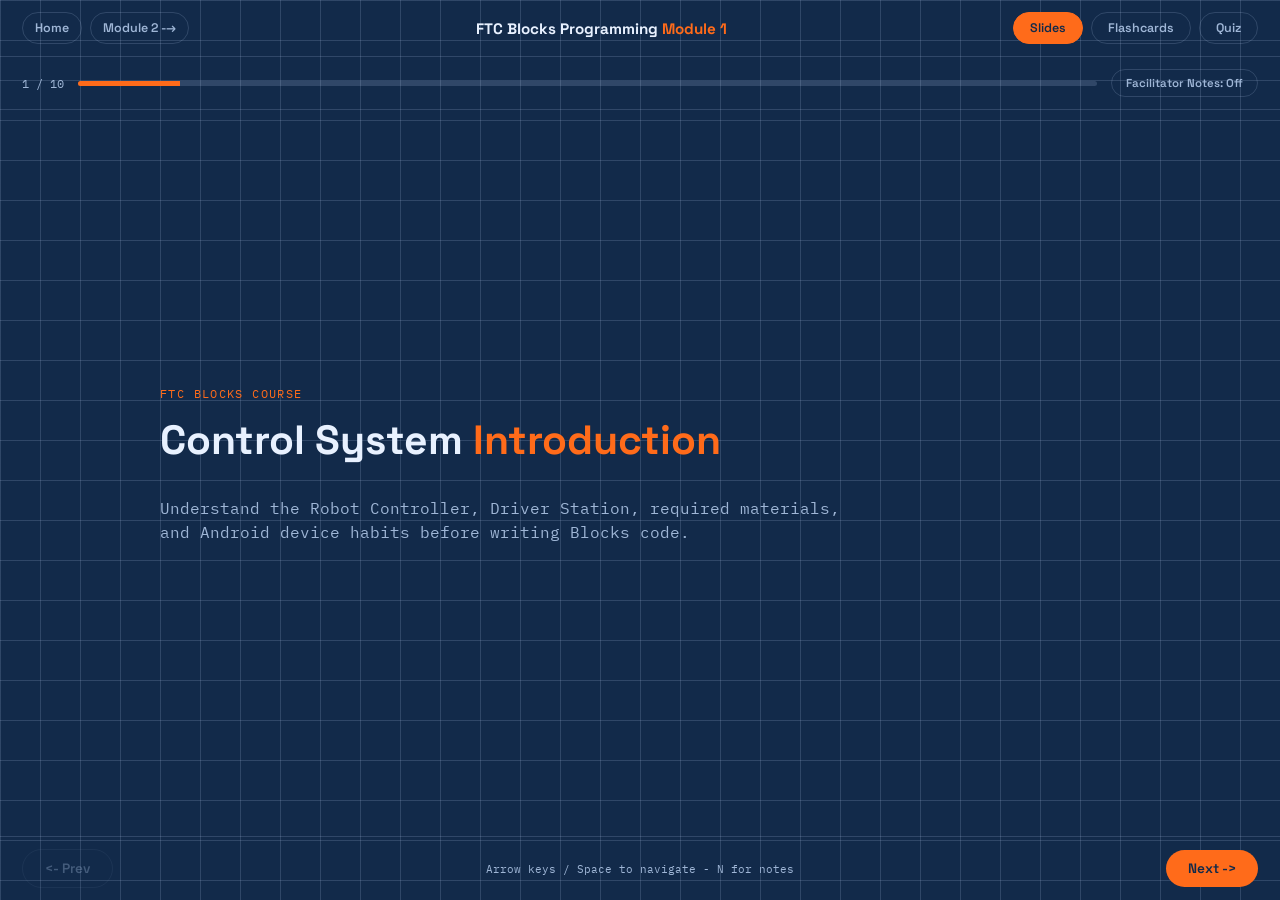
<file: module-1.html>
﻿<!DOCTYPE html>
<html lang="en">
<head>
<meta charset="UTF-8">
<meta name="viewport" content="width=device-width, initial-scale=1.0">
<title>FTC Blocks Programming - Module 1</title>
<link rel="stylesheet" href="assets/css/styles.css">
</head>
<body class="module1-page lesson-app">

<div class="appbar">
  <nav class="module-links" aria-label="Module navigation">
    <a class="module-link" href="index.html">Home</a>
    <a class="module-link" href="module-2.html"> Module 2 -&rarr;</a>
  </nav>
  <h2>FTC Blocks Programming <span>Module 1</span></h2>
  <div class="app-modes">
    <button class="app-mode-btn active" data-view="slidesView">Slides</button>
    <button class="app-mode-btn" data-view="flashView">Flashcards</button>
    <button class="app-mode-btn" data-view="quizAppView">Quiz</button>
  </div>
</div>

<div class="view active" id="slidesView">
  <div class="topbar">
    <span class="count" id="count">1 / 10</span>
    <div class="progress-bar"><div class="progress-fill" id="progressFill"></div></div>
    <button class="notes-toggle" id="notesToggle">Facilitator Notes: Off</button>
  </div>
  <div class="stage" id="stage"></div>
  <div class="notes-drawer" id="notesDrawer">
    <span class="lbl">FACILITATOR NOTE</span>
    <span id="notesText"></span>
  </div>
  <div class="navbar">
    <button class="nav-btn ghost" id="prevBtn">&lt;- Prev</button>
    <span class="hint">Arrow keys / Space to navigate - N for notes</span>
    <button class="nav-btn" id="nextBtn">Next -&gt;</button>
  </div>
</div>

<div class="view" id="flashView">
  <div class="flash-wrap">
    <div class="fc-progress">
      <span id="fcProgressLabel">0 / 12 reviewed</span>
      <div class="fc-progress-bar"><div class="fc-progress-fill" id="fcProgressFill"></div></div>
    </div>
    <div class="card-grid" id="cardGrid"></div>
  </div>
</div>

<div class="view" id="quizAppView">
  <div class="quiz-outer">
    <div class="quiz-wrap" id="quizWrap"></div>
  </div>
</div>

<script src="assets/js/module-1.js"></script>
</body>
</html>
</file>
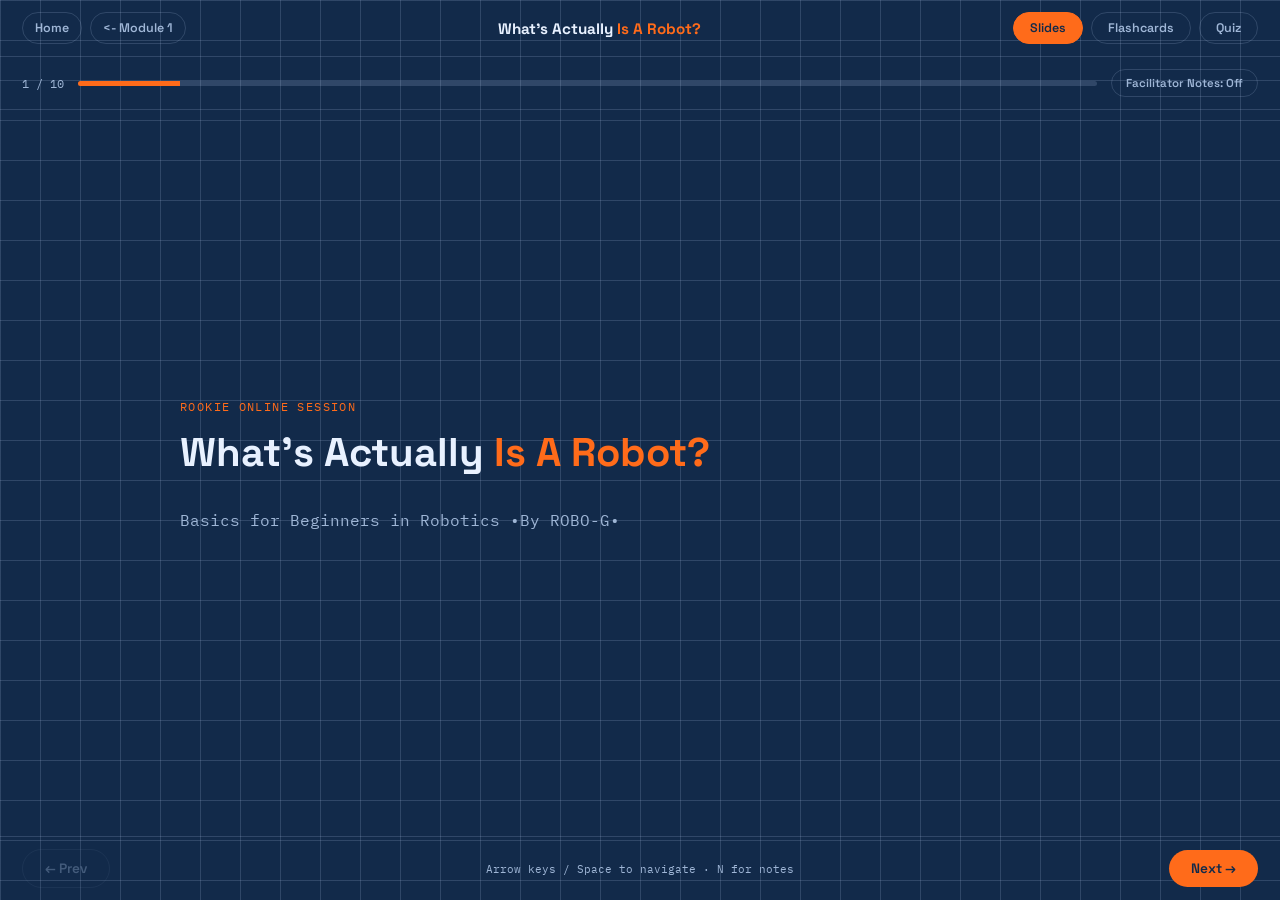
<file: module-2.html>
<!DOCTYPE html>
<html lang="en">
<head>
<meta charset="UTF-8">
<meta name="viewport" content="width=device-width, initial-scale=1.0">
<title>What's Actually Is A Robot?</title>
<style>
  @import url('https://fonts.googleapis.com/css2?family=Space+Grotesk:wght@400;500;600;700&family=IBM+Plex+Mono:wght@400;500;600&display=swap');

  :root{
    --blue-deep:#122A4A;
    --blue-mid:#1D3F6B;
    --blue-card:#24466F;
    --blue-line: rgba(180,205,235,0.18);
    --ink:#E8F1FF;
    --ink-dim:#9FB6D6;
    --orange:#FF6B1A;
    --orange-dim:#C4531A;
    --green:#4CAF7D;
    --red:#E2564F;
    --radius:12px;
  }
  *{box-sizing:border-box;}
  html,body{margin:0;padding:0;height:100%;}
  body{
    background:
      linear-gradient(var(--blue-line) 1px, transparent 1px) 0 0/40px 40px,
      linear-gradient(90deg, var(--blue-line) 1px, transparent 1px) 0 0/40px 40px,
      var(--blue-deep);
    color:var(--ink);
    font-family:'IBM Plex Mono', monospace;
    height:100vh;
    display:flex;
    flex-direction:column;
    overflow:hidden;
  }

  /* ---- App top bar (mode switch) ---- */
  .appbar{
    display:flex; align-items:center; justify-content:space-between;
    padding:12px 22px;
    border-bottom:1.5px solid var(--blue-line);
    flex-shrink:0;
    gap:14px;
    flex-wrap:wrap;
  }
  .appbar h2{
    font-family:'Space Grotesk', sans-serif;
    font-weight:700;
    font-size:0.95rem;
    margin:0;
    color:var(--ink);
    white-space:nowrap;
  }
  .appbar h2 span{ color:var(--orange); }
  .module-links{ display:flex; align-items:center; gap:8px; flex-wrap:wrap; }
  .module-link{
    color:var(--ink-dim); text-decoration:none;
    border:1.5px solid var(--blue-line); border-radius:999px;
    padding:7px 12px; font-family:'Space Grotesk', sans-serif;
    font-size:0.78rem; font-weight:600; white-space:nowrap;
  }
  .module-link:hover{ border-color:var(--orange-dim); color:var(--ink); }
  .module-link:focus-visible{ outline:2px solid var(--orange); outline-offset:2px; }
  @media (max-width:720px){ .module-links{ width:100%; } .module-link{ flex:1; text-align:center; } }
  .app-modes{ display:flex; gap:8px; }
  .app-mode-btn{
    font-family:'Space Grotesk', sans-serif; font-weight:600; font-size:0.78rem;
    color:var(--ink-dim); background:transparent; border:1.5px solid var(--blue-line);
    border-radius:999px; padding:7px 16px; cursor:pointer; transition:all .15s ease;
  }
  .app-mode-btn:hover{ border-color:var(--orange-dim); color:var(--ink); }
  .app-mode-btn.active{ background:var(--orange); border-color:var(--orange); color:var(--blue-deep); }
  .app-mode-btn:focus-visible{ outline:2px solid var(--orange); outline-offset:2px; }

  .view{ flex:1; min-height:0; display:none; flex-direction:column; }
  .view.active{ display:flex; }

  /* =======================================================
     SLIDES VIEW
  ======================================================= */
  .topbar{
    display:flex; align-items:center; gap:14px;
    padding:12px 22px;
    border-bottom:1.5px solid var(--blue-line);
    flex-shrink:0;
  }
  .topbar .count{ font-size:0.72rem; color:var(--ink-dim); white-space:nowrap; }
  .progress-bar{ flex:1; height:5px; border-radius:999px; background:var(--blue-line); overflow:hidden; }
  .progress-fill{ height:100%; background:var(--orange); transition:width .3s ease; }
  .notes-toggle{
    font-family:'Space Grotesk', sans-serif; font-weight:600; font-size:0.72rem;
    color:var(--ink-dim); background:transparent; border:1.5px solid var(--blue-line);
    border-radius:999px; padding:6px 14px; cursor:pointer; white-space:nowrap;
  }
  .notes-toggle.active{ background:var(--orange); border-color:var(--orange); color:var(--blue-deep); }
  .notes-toggle:focus-visible{ outline:2px solid var(--orange); outline-offset:2px; }

  .stage{
    flex:1;
    display:flex; align-items:center; justify-content:center;
    padding:20px 40px;
    min-height:0;
  }
  .slide{
    width:100%; max-width:920px;
    display:none;
    flex-direction:column;
    gap:16px;
  }
  .slide.active{ display:flex; }

  .eyebrow{ font-size:0.72rem; letter-spacing:0.12em; color:var(--orange); text-transform:uppercase; }
  .headline{
    font-family:'Space Grotesk', sans-serif; font-weight:700;
    font-size:clamp(1.6rem, 3.6vw, 2.5rem);
    line-height:1.15; margin:0; color:var(--ink);
  }
  .headline span{ color:var(--orange); }
  .sub{ font-size:1rem; color:var(--ink-dim); line-height:1.5; max-width:65ch; }

  .bullets{ list-style:none; margin:0; padding:0; display:flex; flex-direction:column; gap:10px; }
  .bullets li{ display:flex; gap:12px; align-items:flex-start; font-size:1.02rem; line-height:1.5; color:var(--ink); }
  .bullets li::before{ content:"—"; color:var(--orange); flex-shrink:0; }

  .quote{
    border-left:3px solid var(--orange);
    padding:6px 0 6px 20px;
    font-family:'Space Grotesk', sans-serif;
    font-size:clamp(1.1rem, 2.4vw, 1.6rem);
    font-weight:500; line-height:1.4; color:var(--ink);
  }

  table.dtable{ border-collapse:collapse; width:100%; }
  table.dtable th, table.dtable td{ text-align:left; padding:10px 14px; border-bottom:1px solid var(--blue-line); font-size:0.88rem; line-height:1.4; }
  table.dtable th{ color:var(--orange); font-family:'Space Grotesk', sans-serif; font-size:0.72rem; letter-spacing:0.06em; text-transform:uppercase; }
  table.dtable td{ color:var(--ink); }
  table.dtable td.dim{ color:var(--ink-dim); }

  .loop{ display:flex; align-items:center; justify-content:center; gap:12px; flex-wrap:wrap; }
  .loop-box{ border:1.5px dashed var(--blue-line); background:var(--blue-card); border-radius:var(--radius); padding:18px 20px; text-align:center; min-width:140px; }
  .loop-box .k{ font-family:'Space Grotesk', sans-serif; font-weight:700; font-size:1.05rem; color:var(--orange); }
  .loop-box .v{ font-size:0.78rem; color:var(--ink-dim); margin-top:6px; }
  .loop-arrow{ font-size:1.5rem; color:var(--ink-dim); }

  .sys-grid{ display:grid; grid-template-columns:repeat(auto-fit, minmax(190px,1fr)); gap:14px; }
  .sys-card{ border:1.5px solid var(--blue-line); background:var(--blue-card); border-radius:var(--radius); padding:16px 18px; }
  .sys-card.accent{ border-color:var(--orange-dim); }
  .sys-card .k{ font-family:'Space Grotesk', sans-serif; font-weight:700; font-size:1.0rem; margin-bottom:6px; }
  .sys-card .v{ font-size:0.8rem; color:var(--ink-dim); line-height:1.45; }

  .compare{ display:flex; gap:16px; flex-wrap:wrap; }
  .compare-box{ flex:1; min-width:260px; border-radius:var(--radius); padding:20px; }
  .compare-box.a{ background:var(--blue-mid); border:1.5px solid var(--blue-line); }
  .compare-box.b{ background:var(--orange); }
  .compare-box .k{ font-family:'Space Grotesk', sans-serif; font-weight:700; font-size:1.15rem; margin-bottom:8px; }
  .compare-box.a .k{ color:var(--orange); }
  .compare-box.b .k{ color:var(--blue-deep); }
  .compare-box .v{ font-size:0.88rem; line-height:1.5; }
  .compare-box.a .v{ color:var(--ink-dim); }
  .compare-box.b .v{ color:var(--blue-deep); }
  .compare-sub-label{ font-size:0.68rem; letter-spacing:0.08em; color:var(--orange-dim); text-transform:uppercase; margin-top:4px; }
  .compare-mini-grid{ display:grid; grid-template-columns:repeat(auto-fit, minmax(150px,1fr)); gap:10px; margin-top:6px; }
  .compare-mini{ border:1px solid var(--blue-line); border-radius:8px; padding:10px 12px; background:rgba(36,70,111,0.4); }
  .compare-mini .k{ font-family:'Space Grotesk', sans-serif; font-weight:600; font-size:0.82rem; color:var(--ink); }
  .compare-mini .v{ font-size:0.72rem; color:var(--ink-dim); margin-top:3px; line-height:1.35; }

  .navbar{
    display:flex; align-items:center; justify-content:space-between;
    padding:12px 22px;
    border-top:1.5px solid var(--blue-line);
    flex-shrink:0;
  }
  .nav-btn{
    font-family:'Space Grotesk', sans-serif; font-weight:600; font-size:0.85rem;
    color:var(--blue-deep); background:var(--orange); border:none;
    border-radius:999px; padding:10px 22px; cursor:pointer;
  }
  .nav-btn:disabled{ opacity:0.35; cursor:default; }
  .nav-btn.ghost{ background:transparent; color:var(--ink-dim); border:1.5px solid var(--blue-line); }
  .nav-btn:focus-visible{ outline:2px solid var(--ink); outline-offset:2px; }
  .hint{ font-size:0.66rem; color:var(--ink-dim); }

  .notes-drawer{
    display:none; border-top:1.5px solid var(--orange-dim); background:rgba(196,83,26,0.08);
    padding:12px 22px; font-size:0.8rem; color:var(--ink); line-height:1.5;
    max-height:20vh; overflow-y:auto; flex-shrink:0;
  }
  .notes-drawer.show{ display:block; }
  .notes-drawer .lbl{ color:var(--orange); font-weight:600; font-size:0.66rem; letter-spacing:0.08em; margin-bottom:4px; display:block; }

  /* =======================================================
     FLASHCARDS VIEW
  ======================================================= */
  .flash-wrap{ flex:1; overflow-y:auto; padding:22px 26px 30px; }
  .fc-progress{ display:flex; align-items:center; gap:12px; font-size:0.75rem; color:var(--ink-dim); margin-bottom:18px; max-width:1100px; margin-left:auto; margin-right:auto; }
  .fc-progress-bar{ flex:1; height:6px; border-radius:999px; background:var(--blue-line); overflow:hidden; }
  .fc-progress-fill{ height:100%; width:0%; background:var(--orange); transition:width .25s ease; }
  .card-grid{ display:grid; grid-template-columns:repeat(auto-fill, minmax(210px, 1fr)); gap:16px; max-width:1100px; margin:0 auto; }
  .card{ perspective:1000px; height:170px; }
  .card-inner{ position:relative; width:100%; height:100%; transform-style:preserve-3d; transition:transform .5s cubic-bezier(.2,.8,.2,1); }
  .card.flipped .card-inner{ transform:rotateY(180deg); }
  .card-face{ position:absolute; inset:0; -webkit-backface-visibility:hidden; backface-visibility:hidden; border-radius:10px; border:1.5px dashed var(--blue-line); background:var(--blue-card); padding:16px; display:flex; flex-direction:column; cursor:pointer; }
  .card-face:focus-visible{ outline:2px solid var(--orange); outline-offset:2px; }
  .card-front{ justify-content:space-between; }
  .card-front .no{ font-size:0.66rem; color:var(--ink-dim); letter-spacing:0.08em; }
  .card-front .term{ font-family:'Space Grotesk', sans-serif; font-weight:700; font-size:1.1rem; color:var(--ink); line-height:1.25; }
  .card-front .hint2{ font-size:0.66rem; color:var(--orange-dim); letter-spacing:0.03em; }
  .card-back{ transform:rotateY(180deg); background:var(--blue-mid); border-color:var(--orange-dim); justify-content:space-between; gap:8px; }
  .card-back .def{ font-size:0.76rem; line-height:1.4; color:var(--ink); }
  .card-back .note{ font-size:0.66rem; line-height:1.4; color:var(--ink-dim); border-top:1px dashed var(--blue-line); padding-top:8px; }
  @media (prefers-reduced-motion: reduce){ .card-inner{ transition:none; } }

  /* =======================================================
     QUIZ VIEW
  ======================================================= */
  .quiz-outer{ flex:1; overflow-y:auto; padding:26px 26px 30px; }
  .quiz-wrap{ max-width:600px; margin:0 auto; }
  .quiz-q{ border:1.5px solid var(--blue-line); border-radius:var(--radius); background:var(--blue-card); padding:22px 20px; margin-bottom:18px; }
  .quiz-q .label{ font-size:0.66rem; color:var(--orange); letter-spacing:0.08em; margin-bottom:10px; }
  .quiz-q .def{ font-size:0.95rem; line-height:1.5; color:var(--ink); }
  .quiz-options{ display:grid; gap:10px; }
  .quiz-option{ font-family:'IBM Plex Mono', monospace; font-size:0.85rem; text-align:left; color:var(--ink); background:var(--blue-mid); border:1.5px solid var(--blue-line); border-radius:8px; padding:12px 14px; cursor:pointer; transition:border-color .15s ease, background .15s ease; }
  .quiz-option:hover{ border-color:var(--orange-dim); }
  .quiz-option:focus-visible{ outline:2px solid var(--orange); outline-offset:2px; }
  .quiz-option.correct{ border-color:var(--green); background:rgba(76,175,125,0.18); }
  .quiz-option.wrong{ border-color:var(--red); background:rgba(226,86,79,0.18); }
  .quiz-option:disabled{ cursor:default; }
  .quiz-footer{ display:flex; justify-content:space-between; align-items:center; }
  .quiz-score{ font-size:0.8rem; color:var(--ink-dim); }
  .btn{ font-family:'Space Grotesk', sans-serif; font-weight:600; font-size:0.85rem; color:var(--blue-deep); background:var(--orange); border:none; border-radius:999px; padding:10px 20px; cursor:pointer; }
  .btn:disabled{ opacity:0.4; cursor:default; }
  .btn:focus-visible{ outline:2px solid var(--ink); outline-offset:2px; }
  .quiz-result{ text-align:center; padding:30px 20px; }
  .quiz-result .big{ font-family:'Space Grotesk', sans-serif; font-weight:700; font-size:2.2rem; color:var(--orange); }
  .quiz-result p{ color:var(--ink-dim); font-size:0.85rem; }

  @media (max-width:640px){
    .stage{ padding:16px 20px; }
    .headline{ font-size:1.4rem; }
    .appbar{ padding:10px 14px; }
  }
</style>
</head>
<body>

<div class="appbar">
  <nav class="module-links" aria-label="Module navigation">
    <a class="module-link" href="index.html">Home</a>
    <a class="module-link" href="module-1.html">&lt;- Module 1</a>
  </nav>
  <h2>What's Actually <span>Is A Robot?</span></h2>
  <div class="app-modes">
    <button class="app-mode-btn active" data-view="slidesView">Slides</button>
    <button class="app-mode-btn" data-view="flashView">Flashcards</button>
    <button class="app-mode-btn" data-view="quizAppView">Quiz</button>
  </div>
</div>

<!-- ============ SLIDES VIEW ============ -->
<div class="view active" id="slidesView">
  <div class="topbar">
    <span class="count" id="count">1 / 10</span>
    <div class="progress-bar"><div class="progress-fill" id="progressFill"></div></div>
    <button class="notes-toggle" id="notesToggle">Facilitator Notes: Off</button>
  </div>
  <div class="stage" id="stage"></div>
  <div class="notes-drawer" id="notesDrawer">
    <span class="lbl">FACILITATOR NOTE</span>
    <span id="notesText"></span>
  </div>
  <div class="navbar">
    <button class="nav-btn ghost" id="prevBtn">← Prev</button>
    <span class="hint">Arrow keys / Space to navigate · N for notes</span>
    <button class="nav-btn" id="nextBtn">Next →</button>
  </div>
</div>

<!-- ============ FLASHCARDS VIEW ============ -->
<div class="view" id="flashView">
  <div class="flash-wrap">
    <div class="fc-progress">
      <span id="fcProgressLabel">0 / 18 reviewed</span>
      <div class="fc-progress-bar"><div class="fc-progress-fill" id="fcProgressFill"></div></div>
    </div>
    <div class="card-grid" id="cardGrid"></div>
  </div>
</div>

<!-- ============ QUIZ VIEW ============ -->
<div class="view" id="quizAppView">
  <div class="quiz-outer">
    <div class="quiz-wrap" id="quizWrap"></div>
  </div>
</div>

<script>
/* =========================================================
   SHARED DATA
========================================================= */
const TERMS = [
  {term:"Chassis", def:"The structural frame that everything else attaches to — think of it as the robot's skeleton.", note:"Built from U-channel, plates, and standoffs in your kit."},
  {term:"U-Channel", def:"A drilled metal beam used to build the robot's frame. Comes in different lengths with holes for mounting things.", note:"The most common structural part in a goBILDA kit — you'll use dozens of them."},
  {term:"DC Motor", def:"Spins continuously in one direction until you tell it to stop. Powers wheels and spinning mechanisms.", note:"Your kit's   motors are DC motors with a built-in gearbox."},
  {term:"Servo", def:"Moves to an exact position and holds it — it doesn't spin forever like a DC motor.", note:"Great for claws or anything that needs to 'aim' and hold still."},
  {term:"Gear", def:"A toothed wheel that transfers spinning motion — pairing different sizes changes speed or power.", note:"Small gear driving a big gear = more power, less speed."},
  {term:"Sprocket & Chain", def:"Like a bicycle chain — moves spinning power between two points that are far apart.", note:"Common in linear slides and turret mechanisms."},
  {term:"Bearing", def:"A smooth ring that lets a spinning shaft rotate with almost no friction.", note:"Without bearings, shafts grind against their mount and wear out fast."},
  {term:"Shaft", def:"A rod that spins — wheels, gears, and sprockets all mount onto it.", note:"goBILDA shafts use a hex-shaped 'REX' profile so parts don't slip."},
  {term:"Drivetrain", def:"The wheels and motors that make the whole robot move around the field.", note:"Usually the very first thing a new team builds."},
  {term:"Intake", def:"A spinning mechanism that pulls game pieces into the robot.", note:"Usually rollers or wheels spun by a DC motor."},
  {term:"Claw", def:"A gripping mechanism that opens and closes to grab game pieces.", note:"Usually driven by one or two servos."},
  {term:"Linear Slide", def:"Extends part of the robot outward in a straight line, like a drawer sliding open.", note:"Used to reach up high or extend out to score."},
  {term:"Arm", def:"Extends the robot's reach by rotating around a pivot point, like an elbow.", note:"Often has a claw or intake mounted at the end."},
  {term:"Control Hub", def:"The robot's brain — runs your code and controls every motor and servo on board.", note:"An Android device built into a rugged case, mounted on the robot."},
  {term:"Driver Hub", def:"The tablet the drive team holds to control the robot during a match.", note:"Talks to the Control Hub wirelessly."},
  {term:"Expansion Hub", def:"An extra 'brain' you add when you need more motor, servo, or sensor connections than one hub allows.", note:"Wired to the Control Hub — think plug-in extension, not a second brain."},
  {term:"Battery", def:"The robot's power source — a 12-volt battery that powers every motor, servo, and hub.", note:"Always bring a charged spare to build sessions and competitions."},
  {term:"Gamepad", def:"The controller a driver holds — same idea as a video game controller.", note:"Plugs into the Driver Hub."},
];

const SLIDES = [
  {
    type:'title',
    eyebrow:'Rookie Online Session',
    headline:'What\'s Actually <span>Is A Robot?</span>',
    sub:'Basics for Beginners in Robotics    •By ROBO-G•',
    note:'Welcome everyone, quick vibe check that screens/audio are working, then dive in.'
  },
  {
    type:'bullets',
    eyebrow:'Part 1 · Define',
    headline:'What Is Robotics?',
    bullets:[
      'Robotics is a combination of designing, building, and programming machines that sense, think, and act in the physical world',
      'Mechanical engineering — the body',
      'Electronics — the nerves',
      'Programming — the mind'
    ],
    note:'Ask the group to first name a few robots (Roomba, self-driving car, Mars rover, factory arm) before giving the formal definition. Point out FTC is literally all three of these combined.'
  },
  {
    type:'loop',
    eyebrow:'Part 1 · The Pattern',
    headline:'Sense → Think → Act',
    quote:'Worked example — a Roomba: senses walls & drop-offs → thinks turn, keep going, or dock to recharge? → acts by driving its wheels.',
    note:'Every robot runs this loop on repeat. This is the one "theory" diagram of the whole session — keep it short. Let the group guess the Roomba example before revealing.'
  },
  {
    type:'sysgrid',
    eyebrow:'Part 2 · From Robots To Our Robot',
    headline:'Four Systems, Same Idea',
    quote:'Every robot — a simple toy or the robots in Chandrayaan III — runs on some version of Sense, Think, Act, plus something to hold it together and power it. ',
    cards:[
      {k:'Structure — the skeleton', v:'Holds everything together.'},
      {k:'Motion — the muscles', v:'Makes things move. (= Act)'},
      {k:'Brain — the nervous system', v:'Runs the code, decides. (= Sense + Think)'},
      {k:'Power', v:'Fuels all three systems.'}
    ],
    note:'Once they can name these four, they can look at ANY FTC robot and understand what they\'re looking at. Quick check: "if a robot\'s arm is broken, which system do you check first?"'
  },
  {
    type:'sysgrid',
    eyebrow:'Part 3 · Real Parts Tour',
    headline:'Structure — Robot Lego, But Metal',
    cards:[
      {k:'U-Channel', v:'Drilled metal beams — the main building block.'},
      {k:'Brackets', v:'Connect channel pieces at angles.'},
      {k:'Standoffs', v:'Spacers that hold layers apart.'},
      {k:'Grid Plates', v:'Flat panels with a full hole pattern.'}
    ],
    note:'Everything lines up on a hole pattern — that\'s the goBILDA system. Show real photos if you have the product page open.'
  },
  {
    type:'compare',
    eyebrow:'Part 3 · Real Parts Tour',
    headline:'Motion — Motors Spin. Servos Hold.',
    boxA:{k:'DC Motor', v:'Spins continuously in one direction until told to stop. Powers wheels and spinning mechanisms are key.'},
    boxB:{k:'Servo', v:'Moves to one exact position and holds it — doesn\'t spin forever. Great for claws or anything that needs to "aim" and hold still.'},
    minis:[
      {k:'Gear', v:'Pairing sizes changes speed or power.'},
      {k:'Sprocket & Chain', v:'Moves power between far-apart points.'},
      {k:'Shaft', v:'The rod that spins; parts mount onto it.'},
      {k:'Bearing', v:'Lets a shaft spin with near-zero friction.'}
    ],
    note:'Live moment: hold up (or show) the motor vs. the dual-mode servo and let them guess before revealing which is which.'
  },
  {
    type:'sysgrid',
    eyebrow:'Part 3 · Real Parts Tour',
    headline:'Brains & Power',
    cards:[
      {k:'Control Hub', v:'The actual brain — runs your code, controls motors & servos.'},
      {k:'Expansion Hub', v:'Extra hub for more connections — wired in, not standalone.'},
      {k:'Driver Hub', v:'Tablet the drive team holds during a match.'},
      {k:'Gamepad', v:'Plugs into the Driver Hub — like a game controller.'},
      {k:'Battery', v:'12V power source for the whole robot.'}
    ],
    note:'Keep this conversational, narrate like a photo tour rather than a lecture. Pause for questions. Remind them to always bring a charged spare battery.'
  },
  {
    type:'bullets',
    eyebrow:'Part 4 · Make It Stick',
    headline:'Flashcards + Quiz Time',
    bullets:[
      'Switch to the Flashcards tab above — flip through all 18 build terms together as a group',
      'Switch to the Quiz tab — call out answers before the click, or take turns; track score for fun',
      'By the end, students see every term twice — once tied to a real part, once as a standalone definition'
    ],
    note:'Switch tabs live during the session. Come back to the Slides tab for the wrap-up afterward.'
  },
  {
    type:'table',
    eyebrow:'Part 5 · Bonus',
    headline:'A Few Words You\'ll Hear Immediately',
    cols:['Term','Meaning'],
    rows:[
      ['Match','One round of gameplay, two alliances competing'],
      ['Alliance','Your team + 1 partner team, working together'],
      ['Pit','Team\'s home base at an event'],
      ['Driver Station / Driver Hub','What the driver controls the robot from'],
      ['Inspection','The safety/rules check every robot passes before competing']
    ],
    note:'Keep this light — a "you\'ll hear these a lot" moment, not a second quiz.'
  },
  {
    type:'quote',
    eyebrow:'Wrap-Up',
    headline:'One Last Question',
    quote:'Which of the four systems — Structure, Motion, Brains, Power — are you most curious to actually build?',
    note:'Good temperature check for who to pair up with which sub-team later. Remind them the Flashcards + Quiz tabs are theirs to revisit, and preview the offline StarterBot build day next.'
  }
];

/* =========================================================
   APP MODE SWITCHING
========================================================= */
const modeBtns = document.querySelectorAll('.app-mode-btn');
const views = document.querySelectorAll('.view');
modeBtns.forEach(btn => btn.addEventListener('click', () => {
  modeBtns.forEach(b => b.classList.remove('active'));
  btn.classList.add('active');
  views.forEach(v => v.classList.remove('active'));
  document.getElementById(btn.dataset.view).classList.add('active');
  if(btn.dataset.view === 'quizAppView' && !quizStarted){ startQuiz(); }
}));

/* =========================================================
   SLIDES ENGINE
========================================================= */
let idx = 0;
const stage = document.getElementById('stage');

function renderSlide(s){
  const wrap = document.createElement('div');
  wrap.className = 'slide active';
  let inner = `<div class="eyebrow">${s.eyebrow}</div><h1 class="headline">${s.headline}</h1>`;

  if(s.type === 'title'){
    inner += `<p class="sub">${s.sub}</p>`;
  }
  else if(s.type === 'bullets'){
    inner += `<ul class="bullets">${s.bullets.map(b=>`<li>${b}</li>`).join('')}</ul>`;
  }
  else if(s.type === 'quote'){
    inner += `<div class="quote">${s.quote}</div>`;
  }
  else if(s.type === 'loop'){
    inner += `<div class="loop">
      <div class="loop-box"><div class="k">SENSE</div><div class="v">gather info about the world</div></div>
      <div class="loop-arrow">→</div>
      <div class="loop-box"><div class="k">THINK</div><div class="v">decide what to do</div></div>
      <div class="loop-arrow">→</div>
      <div class="loop-box"><div class="k">ACT</div><div class="v">do something physical</div></div>
    </div>`;
    if(s.quote){ inner += `<div class="quote" style="font-size:0.95rem;">${s.quote}</div>`; }
  }
  else if(s.type === 'table'){
    inner += `<table class="dtable"><thead><tr>${s.cols.map(c=>`<th>${c}</th>`).join('')}</tr></thead>
      <tbody>${s.rows.map(r=>`<tr><td>${r[0]}</td><td class="dim">${r[1]}</td></tr>`).join('')}</tbody></table>`;
  }
  else if(s.type === 'sysgrid'){
    if(s.quote){ inner += `<div class="quote" style="font-size:0.95rem;">${s.quote}</div>`; }
    inner += `<div class="sys-grid">${s.cards.map(c=>`<div class="sys-card"><div class="k">${c.k}</div><div class="v">${c.v}</div></div>`).join('')}</div>`;
  }
  else if(s.type === 'compare'){
    inner += `<div class="compare">
      <div class="compare-box a"><div class="k">${s.boxA.k.toUpperCase()}</div><div class="v">${s.boxA.v}</div></div>
      <div class="compare-box b"><div class="k">${s.boxB.k.toUpperCase()}</div><div class="v">${s.boxB.v}</div></div>
    </div>
    <div class="compare-sub-label">Supporting Parts — How Power Moves</div>
    <div class="compare-mini-grid">${s.minis.map(m=>`<div class="compare-mini"><div class="k">${m.k}</div><div class="v">${m.v}</div></div>`).join('')}</div>`;
  }

  wrap.innerHTML = inner;
  return wrap;
}

function renderSlideView(){
  stage.innerHTML = '';
  stage.appendChild(renderSlide(SLIDES[idx]));
  document.getElementById('count').textContent = `${idx+1} / ${SLIDES.length}`;
  document.getElementById('progressFill').style.width = `${(idx+1)/SLIDES.length*100}%`;
  document.getElementById('notesText').textContent = SLIDES[idx].note || '';
  document.getElementById('prevBtn').disabled = idx === 0;
  document.getElementById('nextBtn').disabled = idx === SLIDES.length - 1;
}

document.getElementById('prevBtn').addEventListener('click', () => { if(idx>0){ idx--; renderSlideView(); } });
document.getElementById('nextBtn').addEventListener('click', () => { if(idx<SLIDES.length-1){ idx++; renderSlideView(); } });

const notesToggle = document.getElementById('notesToggle');
const notesDrawer = document.getElementById('notesDrawer');
let notesOn = false;
function toggleNotes(){
  notesOn = !notesOn;
  notesDrawer.classList.toggle('show', notesOn);
  notesToggle.classList.toggle('active', notesOn);
  notesToggle.textContent = `Facilitator Notes: ${notesOn ? 'On' : 'Off'}`;
}
notesToggle.addEventListener('click', toggleNotes);

document.addEventListener('keydown', (e) => {
  if(document.getElementById('slidesView').classList.contains('active')){
    if(e.key === 'ArrowRight' || e.key === ' '){ e.preventDefault(); if(idx<SLIDES.length-1){ idx++; renderSlideView(); } }
    else if(e.key === 'ArrowLeft'){ if(idx>0){ idx--; renderSlideView(); } }
    else if(e.key.toLowerCase() === 'n'){ toggleNotes(); }
  }
});

renderSlideView();

/* =========================================================
   FLASHCARDS ENGINE
========================================================= */
const grid = document.getElementById('cardGrid');
const flipped = new Set();

TERMS.forEach((item, i) => {
  const card = document.createElement('div');
  card.className = 'card';
  card.innerHTML = `
    <div class="card-inner">
      <button class="card-face card-front" aria-label="Reveal definition for ${item.term}">
        <span class="no">${String(i+1).padStart(2,'0')} / ${TERMS.length}</span>
        <span class="term">${item.term}</span>
        <span class="hint2">tap to reveal →</span>
      </button>
      <button class="card-face card-back" aria-label="Hide definition for ${item.term}">
        <span class="def">${item.def}</span>
        <span class="note">${item.note}</span>
      </button>
    </div>`;
  const btns = card.querySelectorAll('.card-face');
  btns.forEach(b => b.addEventListener('click', () => {
    card.classList.toggle('flipped');
    if(!flipped.has(i)){ flipped.add(i); updateFcProgress(); }
  }));
  grid.appendChild(card);
});

function updateFcProgress(){
  document.getElementById('fcProgressLabel').textContent = `${flipped.size} / ${TERMS.length} reviewed`;
  document.getElementById('fcProgressFill').style.width = (flipped.size/TERMS.length*100) + '%';
}

/* =========================================================
   QUIZ ENGINE
========================================================= */
const quizWrap = document.getElementById('quizWrap');
let quizOrder = [], qIndex = 0, score = 0, answered = false, quizStarted = false;

function shuffle(arr){
  const a = [...arr];
  for(let i=a.length-1;i>0;i--){
    const j = Math.floor(Math.random()*(i+1));
    [a[i],a[j]] = [a[j],a[i]];
  }
  return a;
}

function startQuiz(){
  quizStarted = true;
  quizOrder = shuffle(TERMS.map((_,i)=>i));
  qIndex = 0; score = 0; answered = false;
  renderQuestion();
}

function renderQuestion(){
  if(qIndex >= quizOrder.length){ renderResult(); return; }
  answered = false;
  const correctIdx = quizOrder[qIndex];
  const correctItem = TERMS[correctIdx];
  const wrongPool = TERMS.map((_,i)=>i).filter(i => i !== correctIdx);
  const wrongs = shuffle(wrongPool).slice(0,3);
  const options = shuffle([correctIdx, ...wrongs]);

  quizWrap.innerHTML = `
    <div class="quiz-q">
      <div class="label">QUESTION ${qIndex+1} OF ${quizOrder.length} — WHICH TERM MATCHES?</div>
      <div class="def">${correctItem.def}</div>
    </div>
    <div class="quiz-options" id="quizOptions">
      ${options.map(i => `<button class="quiz-option" data-idx="${i}">${TERMS[i].term}</button>`).join('')}
    </div>
    <div class="quiz-footer" style="margin-top:18px;">
      <span class="quiz-score">Score: ${score} / ${qIndex}</span>
      <button class="btn" id="nextBtn2" disabled>Next →</button>
    </div>`;

  document.querySelectorAll('.quiz-option').forEach(btn => {
    btn.addEventListener('click', () => {
      if(answered) return;
      answered = true;
      const optIdx = parseInt(btn.dataset.idx,10);
      if(optIdx === correctIdx){ score++; btn.classList.add('correct'); }
      else {
        btn.classList.add('wrong');
        document.querySelector(`.quiz-option[data-idx="${correctIdx}"]`).classList.add('correct');
      }
      document.querySelectorAll('.quiz-option').forEach(b => b.disabled = true);
      document.getElementById('nextBtn2').disabled = false;
    });
  });
  document.getElementById('nextBtn2').addEventListener('click', () => { qIndex++; renderQuestion(); });
}

function renderResult(){
  quizWrap.innerHTML = `
    <div class="quiz-result">
      <div class="big">${score} / ${quizOrder.length}</div>
      <p>terms matched correctly</p>
      <button class="btn" id="retryBtn">Try Again</button>
    </div>`;
  document.getElementById('retryBtn').addEventListener('click', startQuiz);
}
</script>

</body>
</html>
</file>
<file: assets/css/styles.css>
@import url('https://fonts.googleapis.com/css2?family=Space+Grotesk:wght@400;500;600;700&family=IBM+Plex+Mono:wght@400;500;600&family=IBM+Plex+Sans:wght@400;500;600;700&display=swap');

:root{
  --blue-deep:#122A4A;
  --blue-mid:#1D3F6B;
  --blue-card:#24466F;
  --blue-line:rgba(180,205,235,0.18);
  --ink:#E8F1FF;
  --ink-dim:#9FB6D6;
  --orange:#FF6B1A;
  --orange-dim:#C4531A;
  --green:#4CAF7D;
  --green-soft:rgba(76,175,125,0.18);
  --red:#E2564F;
  --red-soft:rgba(226,86,79,0.18);
  --paper:#122A4A;
  --paper-card:#24466F;
  --line:rgba(180,205,235,0.18);
  --amber:#FF6B1A;
  --amber-dark:#FF6B1A;
  --amber-soft:rgba(255,107,26,0.16);
  --blue:#FF6B1A;
  --blue-soft:rgba(180,205,235,0.12);
  --ink-soft:#9FB6D6;
  --radius:12px;
  --font-display:'Space Grotesk', sans-serif;
  --font-body:'IBM Plex Sans', Arial, sans-serif;
  --font-mono:'IBM Plex Mono', monospace;
}
*{box-sizing:border-box;}
html,body{margin:0;padding:0;}
body{
  background:
    linear-gradient(var(--blue-line) 1px, transparent 1px) 0 0/40px 40px,
    linear-gradient(90deg, var(--blue-line) 1px, transparent 1px) 0 0/40px 40px,
    var(--blue-deep);
  color:var(--ink);
  font-family:var(--font-mono);
  -webkit-font-smoothing:antialiased;
}
a{color:var(--orange);}
button{font-family:inherit;}
@media (prefers-reduced-motion: reduce){
  *{animation-duration:0.01ms !important;transition-duration:0.01ms !important;}
}

/* Index */
.index-page{min-height:100vh;}
.index-page main{width:min(1120px, calc(100% - 32px));margin:0 auto;padding:48px 0;}
.index-hero{display:grid;grid-template-columns:1.15fr .85fr;gap:28px;align-items:end;margin-bottom:28px;}
.index-eyebrow,.eyebrow{font-size:0.72rem;letter-spacing:0.12em;color:var(--orange);text-transform:uppercase;}
.index-page h1{font-family:var(--font-display);font-size:clamp(42px, 7vw, 88px);line-height:.92;margin:0 0 18px;letter-spacing:-.05em;}
.index-lead{font-family:var(--font-body);font-size:18px;color:var(--ink-dim);line-height:1.6;max-width:760px;margin:0;}
.index-panel{background:rgba(36,70,111,.72);border:1.5px solid var(--blue-line);border-radius:22px;padding:24px;box-shadow:0 18px 50px rgba(0,0,0,.12);}
.index-status{font-size:12px;color:var(--ink-dim);display:grid;gap:10px;}
.index-status span{display:flex;justify-content:space-between;gap:18px;border-bottom:1px solid var(--blue-line);padding-bottom:10px;}
.index-grid{display:grid;grid-template-columns:repeat(2,minmax(0,1fr));gap:18px;margin-top:24px;}
.index-card{position:relative;overflow:hidden;min-height:310px;background:var(--blue-card);border:1.5px solid var(--blue-line);border-radius:22px;padding:28px;display:flex;flex-direction:column;justify-content:space-between;text-decoration:none;color:inherit;transition:transform .18s ease,box-shadow .18s ease,border-color .18s ease;}
.index-card:hover{transform:translateY(-4px);border-color:var(--orange-dim);box-shadow:0 20px 50px rgba(0,0,0,.22);}
.index-card::after{content:"";position:absolute;width:190px;height:190px;right:-68px;top:-68px;border-radius:50%;background:rgba(255,107,26,.16);z-index:0;}
.index-card>*{position:relative;z-index:1;}
.index-kicker{font-size:12px;text-transform:uppercase;letter-spacing:.08em;color:var(--orange);}
.index-card h2{font-family:var(--font-display);font-size:34px;line-height:1;margin:18px 0 14px;}
.index-card p{font-family:var(--font-body);line-height:1.6;color:var(--ink-dim);margin:0;}
.index-cta{display:inline-flex;width:max-content;align-items:center;gap:9px;margin-top:28px;font-family:var(--font-display);font-weight:600;font-size:13px;background:var(--orange);color:var(--blue-deep);border-radius:999px;padding:11px 16px;}
.index-note{margin-top:20px;color:var(--ink-dim);font-size:14px;}
@media (max-width:760px){.index-hero,.index-grid{grid-template-columns:1fr;}.index-page main{padding:28px 0;}.index-card{min-height:250px;}}

/* Module 0 app shell */
.module0-page,.module1-page{height:100vh;display:flex;flex-direction:column;overflow:hidden;}
.appbar{display:flex;align-items:center;justify-content:space-between;padding:12px 22px;border-bottom:1.5px solid var(--blue-line);flex-shrink:0;gap:14px;flex-wrap:wrap;}
.appbar h2{font-family:var(--font-display);font-weight:700;font-size:.95rem;margin:0;color:var(--ink);white-space:nowrap;}
.appbar h2 span{color:var(--orange);}
.home-link{color:var(--ink-dim);text-decoration:none;border:1.5px solid var(--blue-line);border-radius:999px;padding:7px 12px;font-family:var(--font-display);font-size:.78rem;font-weight:600;}
.home-link:hover{border-color:var(--orange-dim);color:var(--ink);}
.app-modes{display:flex;gap:8px;}
.app-mode-btn{font-family:var(--font-display);font-weight:600;font-size:.78rem;color:var(--ink-dim);background:transparent;border:1.5px solid var(--blue-line);border-radius:999px;padding:7px 16px;cursor:pointer;transition:all .15s ease;}
.app-mode-btn:hover{border-color:var(--orange-dim);color:var(--ink);}
.app-mode-btn.active{background:var(--orange);border-color:var(--orange);color:var(--blue-deep);}
.view{flex:1;min-height:0;display:none;flex-direction:column;}
.view.active{display:flex;}
.topbar{display:flex;align-items:center;gap:14px;padding:12px 22px;border-bottom:1.5px solid var(--blue-line);flex-shrink:0;}
.topbar .count{font-size:.72rem;color:var(--ink-dim);white-space:nowrap;}
.progress-bar,.progress-track{flex:1;height:5px;border-radius:999px;background:var(--blue-line);overflow:hidden;}
.progress-fill{height:100%;background:var(--orange);transition:width .3s ease;}
.notes-toggle{font-family:var(--font-display);font-weight:600;font-size:.72rem;color:var(--ink-dim);background:transparent;border:1.5px solid var(--blue-line);border-radius:999px;padding:6px 14px;cursor:pointer;white-space:nowrap;}
.notes-toggle.active{background:var(--orange);border-color:var(--orange);color:var(--blue-deep);}
.stage{flex:1;display:flex;align-items:center;justify-content:center;padding:20px 40px;min-height:0;}
.headline{font-family:var(--font-display);font-weight:700;font-size:clamp(1.6rem,3.6vw,2.55rem);line-height:1.15;margin:0;color:var(--ink);}
.headline span{color:var(--orange);}
.sub{font-size:1rem;color:var(--ink-dim);line-height:1.5;max-width:70ch;}
.bullets{list-style:none;margin:0;padding:0;display:flex;flex-direction:column;gap:10px;}
.bullets li{display:flex;gap:12px;align-items:flex-start;font-size:1.02rem;line-height:1.5;color:var(--ink);}
.bullets li::before{content:"-";color:var(--orange);flex-shrink:0;}
.quote{border-left:3px solid var(--orange);padding:6px 0 6px 20px;font-family:var(--font-display);font-size:clamp(1.05rem,2.2vw,1.5rem);font-weight:500;line-height:1.4;color:var(--ink);}
table.dtable{border-collapse:collapse;width:100%;}
table.dtable th,table.dtable td{text-align:left;padding:10px 14px;border-bottom:1px solid var(--blue-line);font-size:.88rem;line-height:1.4;vertical-align:top;}
table.dtable th{color:var(--orange);font-family:var(--font-display);font-size:.72rem;letter-spacing:.06em;text-transform:uppercase;}
table.dtable td{color:var(--ink);}
table.dtable td.dim{color:var(--ink-dim);}
.sys-grid{display:grid;grid-template-columns:repeat(auto-fit,minmax(190px,1fr));gap:14px;}
.sys-card{border:1.5px solid var(--blue-line);background:var(--blue-card);border-radius:var(--radius);padding:16px 18px;}
.sys-card .k{font-family:var(--font-display);font-weight:700;font-size:1rem;margin-bottom:6px;}
.sys-card .v{font-size:.8rem;color:var(--ink-dim);line-height:1.45;}
.compare{display:flex;gap:16px;flex-wrap:wrap;}
.compare-box{flex:1;min-width:260px;border-radius:var(--radius);padding:20px;}
.compare-box.a{background:var(--blue-mid);border:1.5px solid var(--blue-line);}
.compare-box.b{background:var(--orange);}
.compare-box .k{font-family:var(--font-display);font-weight:700;font-size:1.15rem;margin-bottom:8px;}
.compare-box.a .k{color:var(--orange);}
.compare-box.b .k,.compare-box.b .v{color:var(--blue-deep);}
.compare-box .v{font-size:.88rem;line-height:1.5;}
.compare-box.a .v{color:var(--ink-dim);}
.compare-sub-label{font-size:.68rem;letter-spacing:.08em;color:var(--orange-dim);text-transform:uppercase;margin-top:4px;}
.compare-mini-grid{display:grid;grid-template-columns:repeat(auto-fit,minmax(150px,1fr));gap:10px;margin-top:6px;}
.compare-mini{border:1px solid var(--blue-line);border-radius:8px;padding:10px 12px;background:rgba(36,70,111,.4);}
.compare-mini .k{font-family:var(--font-display);font-weight:600;font-size:.82rem;color:var(--ink);}
.compare-mini .v{font-size:.72rem;color:var(--ink-dim);margin-top:3px;line-height:1.35;}
.navbar{display:flex;align-items:center;justify-content:space-between;padding:12px 22px;border-top:1.5px solid var(--blue-line);flex-shrink:0;}
.nav-btn{font-family:var(--font-display);font-weight:600;font-size:.85rem;color:var(--blue-deep);background:var(--orange);border:none;border-radius:999px;padding:10px 22px;cursor:pointer;}
.nav-btn:disabled{opacity:.35;cursor:default;}
.nav-btn.ghost{background:transparent;color:var(--ink-dim);border:1.5px solid var(--blue-line);}
.hint{font-size:.66rem;color:var(--ink-dim);}
.notes-drawer{display:none;border-top:1.5px solid var(--orange-dim);background:rgba(196,83,26,.08);padding:12px 22px;font-size:.8rem;color:var(--ink);line-height:1.5;max-height:20vh;overflow-y:auto;flex-shrink:0;}
.notes-drawer.show{display:block;}
.notes-drawer .lbl{color:var(--orange);font-weight:600;font-size:.66rem;letter-spacing:.08em;margin-bottom:4px;display:block;}
.flash-wrap{flex:1;overflow-y:auto;padding:22px 26px 30px;}
.fc-progress{display:flex;align-items:center;gap:12px;font-size:.75rem;color:var(--ink-dim);margin-bottom:18px;max-width:1100px;margin-left:auto;margin-right:auto;}
.fc-progress-bar{flex:1;height:6px;border-radius:999px;background:var(--blue-line);overflow:hidden;}
.fc-progress-fill{height:100%;width:0%;background:var(--orange);transition:width .25s ease;}
.card-grid{display:grid;grid-template-columns:repeat(auto-fill,minmax(210px,1fr));gap:16px;max-width:1100px;margin:0 auto;}
.card-inner{position:relative;width:100%;height:100%;transform-style:preserve-3d;transition:transform .5s cubic-bezier(.2,.8,.2,1);}
.card.flipped .card-inner{transform:rotateY(180deg);}
.card-face{position:absolute;inset:0;-webkit-backface-visibility:hidden;backface-visibility:hidden;border-radius:10px;border:1.5px dashed var(--blue-line);background:var(--blue-card);padding:16px;display:flex;flex-direction:column;cursor:pointer;}
.card-front{justify-content:space-between;}
.card-front .no{font-size:.66rem;color:var(--ink-dim);letter-spacing:.08em;}
.card-front .term{font-family:var(--font-display);font-weight:700;font-size:1.1rem;color:var(--ink);line-height:1.25;}
.card-front .hint2{font-size:.66rem;color:var(--orange-dim);letter-spacing:.03em;}
.card-back{transform:rotateY(180deg);background:var(--blue-mid);border-color:var(--orange-dim);justify-content:space-between;gap:8px;}
.card-back .def{font-size:.76rem;line-height:1.4;color:var(--ink);}
.card-back .note{font-size:.66rem;line-height:1.4;color:var(--ink-dim);border-top:1px dashed var(--blue-line);padding-top:8px;}
.quiz-outer{flex:1;overflow-y:auto;padding:26px 26px 30px;}
.quiz-wrap{max-width:600px;margin:0 auto;}
.quiz-q{border:1.5px solid var(--blue-line);border-radius:var(--radius);background:var(--blue-card);padding:22px 20px;margin-bottom:18px;}
.quiz-q .label{font-size:.66rem;color:var(--orange);letter-spacing:.08em;margin-bottom:10px;}
.quiz-q .def{font-size:.95rem;line-height:1.5;color:var(--ink);}
.quiz-options{display:grid;gap:10px;}
.quiz-option{font-family:var(--font-mono);font-size:.85rem;text-align:left;color:var(--ink);background:var(--blue-mid);border:1.5px solid var(--blue-line);border-radius:8px;padding:12px 14px;cursor:pointer;transition:border-color .15s ease,background .15s ease;}
.quiz-option:hover{border-color:var(--orange-dim);}
.quiz-option.correct{border-color:var(--green);background:var(--green-soft);}
.quiz-option.wrong{border-color:var(--red);background:var(--red-soft);}
.quiz-option:disabled{cursor:default;}
.quiz-footer{display:flex;justify-content:space-between;align-items:center;margin-top:18px;}
.quiz-score{font-size:.8rem;color:var(--ink-dim);}
.btn{font-family:var(--font-display);font-weight:600;font-size:.85rem;color:var(--blue-deep);background:var(--orange);border:none;border-radius:999px;padding:10px 20px;cursor:pointer;}
.btn:disabled{opacity:.4;cursor:default;}
.quiz-result{text-align:center;padding:30px 20px;}
.quiz-result .big{font-family:var(--font-display);font-weight:700;font-size:2.2rem;color:var(--orange);}
.quiz-result p{color:var(--ink-dim);font-size:.85rem;}

/* Cross-page module navigation */
.module-links{display:flex;align-items:center;gap:8px;flex-wrap:wrap;}
.module-link{color:var(--ink-dim);text-decoration:none;border:1.5px solid var(--blue-line);border-radius:999px;padding:7px 12px;font-family:var(--font-display);font-size:.78rem;font-weight:600;white-space:nowrap;}
.module-link:hover{border-color:var(--orange-dim);color:var(--ink);}
.module-link.primary{background:var(--orange);border-color:var(--orange);color:var(--blue-deep);}
.module-link:focus-visible{outline:2px solid var(--orange);outline-offset:2px;}
@media (max-width:720px){.module-links{width:100%;}.module-link{flex:1;text-align:center;}}

/* Unified lesson app structure for module pages */
.lesson-app{height:100vh;display:flex;flex-direction:column;overflow:hidden;}
.lesson-app .stage{flex:1;display:flex;align-items:center;justify-content:center;padding:20px 40px;min-height:0;overflow:hidden;}
.lesson-app .slide{position:static;inset:auto;overflow:visible;padding:0;opacity:1;pointer-events:auto;transform:none;transition:none;width:100%;max-width:960px;display:none;flex-direction:column;gap:16px;}
.lesson-app .slide.active{display:flex;}
.lesson-app .card{perspective:1000px;height:170px;}
.quote-small{font-size:.95rem;}




/* ---- References button + modal (index page) ---- */
.refs-btn{
  position:fixed; top:22px; right:22px; z-index:60;
  display:flex; align-items:center; gap:6px;
  background:rgba(36,70,111,.72); color:var(--ink-dim);
  border:1.5px solid var(--blue-line); border-radius:999px;
  padding:9px 16px; font-family:var(--font-display); font-weight:600;
  font-size:.78rem; cursor:pointer; text-decoration:none;
  transition:all .15s ease;
}
.refs-btn:hover{ border-color:var(--orange-dim); color:var(--ink); }
.refs-overlay{
  position:fixed; inset:0; z-index:100; display:none;
  align-items:flex-start; justify-content:center;
  background:rgba(9,20,38,.72); padding:8vh 20px 20px;
  overflow-y:auto;
}
.refs-overlay.open{ display:flex; }
.refs-modal{
  background:var(--blue-mid); border:1.5px solid var(--blue-line);
  border-radius:18px; max-width:760px; width:100%;
  box-shadow:0 24px 60px rgba(0,0,0,.35);
}
.refs-modal-head{
  display:flex; align-items:center; justify-content:space-between;
  padding:18px 22px; border-bottom:1.5px solid var(--blue-line);
}
.refs-modal-head h3{
  margin:0; font-family:var(--font-display); font-size:1.05rem; color:var(--ink);
}
.refs-close{
  background:transparent; border:1.5px solid var(--blue-line); color:var(--ink-dim);
  border-radius:999px; width:30px; height:30px; cursor:pointer; font-size:1rem;
  line-height:1; display:flex; align-items:center; justify-content:center;
}
.refs-close:hover{ border-color:var(--orange-dim); color:var(--ink); }
.refs-table-wrap{ padding:8px 22px 22px; max-height:60vh; overflow-y:auto; }
.refs-table{ width:100%; border-collapse:collapse; font-size:.85rem; }
.refs-table th{
  text-align:left; color:var(--ink-dim); font-family:var(--font-display);
  font-size:.72rem; letter-spacing:.06em; text-transform:uppercase;
  padding:10px 10px; border-bottom:1.5px solid var(--blue-line);
}
.refs-table td{
  padding:12px 10px; border-bottom:1px solid var(--blue-line); color:var(--ink);
  vertical-align:top;
}
.refs-table tr:last-child td{ border-bottom:none; }
.refs-table a{ color:var(--orange); text-decoration:none; word-break:break-word; }
.refs-table a:hover{ text-decoration:underline; }
@media (max-width:640px){
  .refs-btn{ top:14px; right:14px; padding:8px 12px; font-size:.72rem; }
  .refs-table th:nth-child(1), .refs-table td:nth-child(1){ display:none; }
}
</file>
